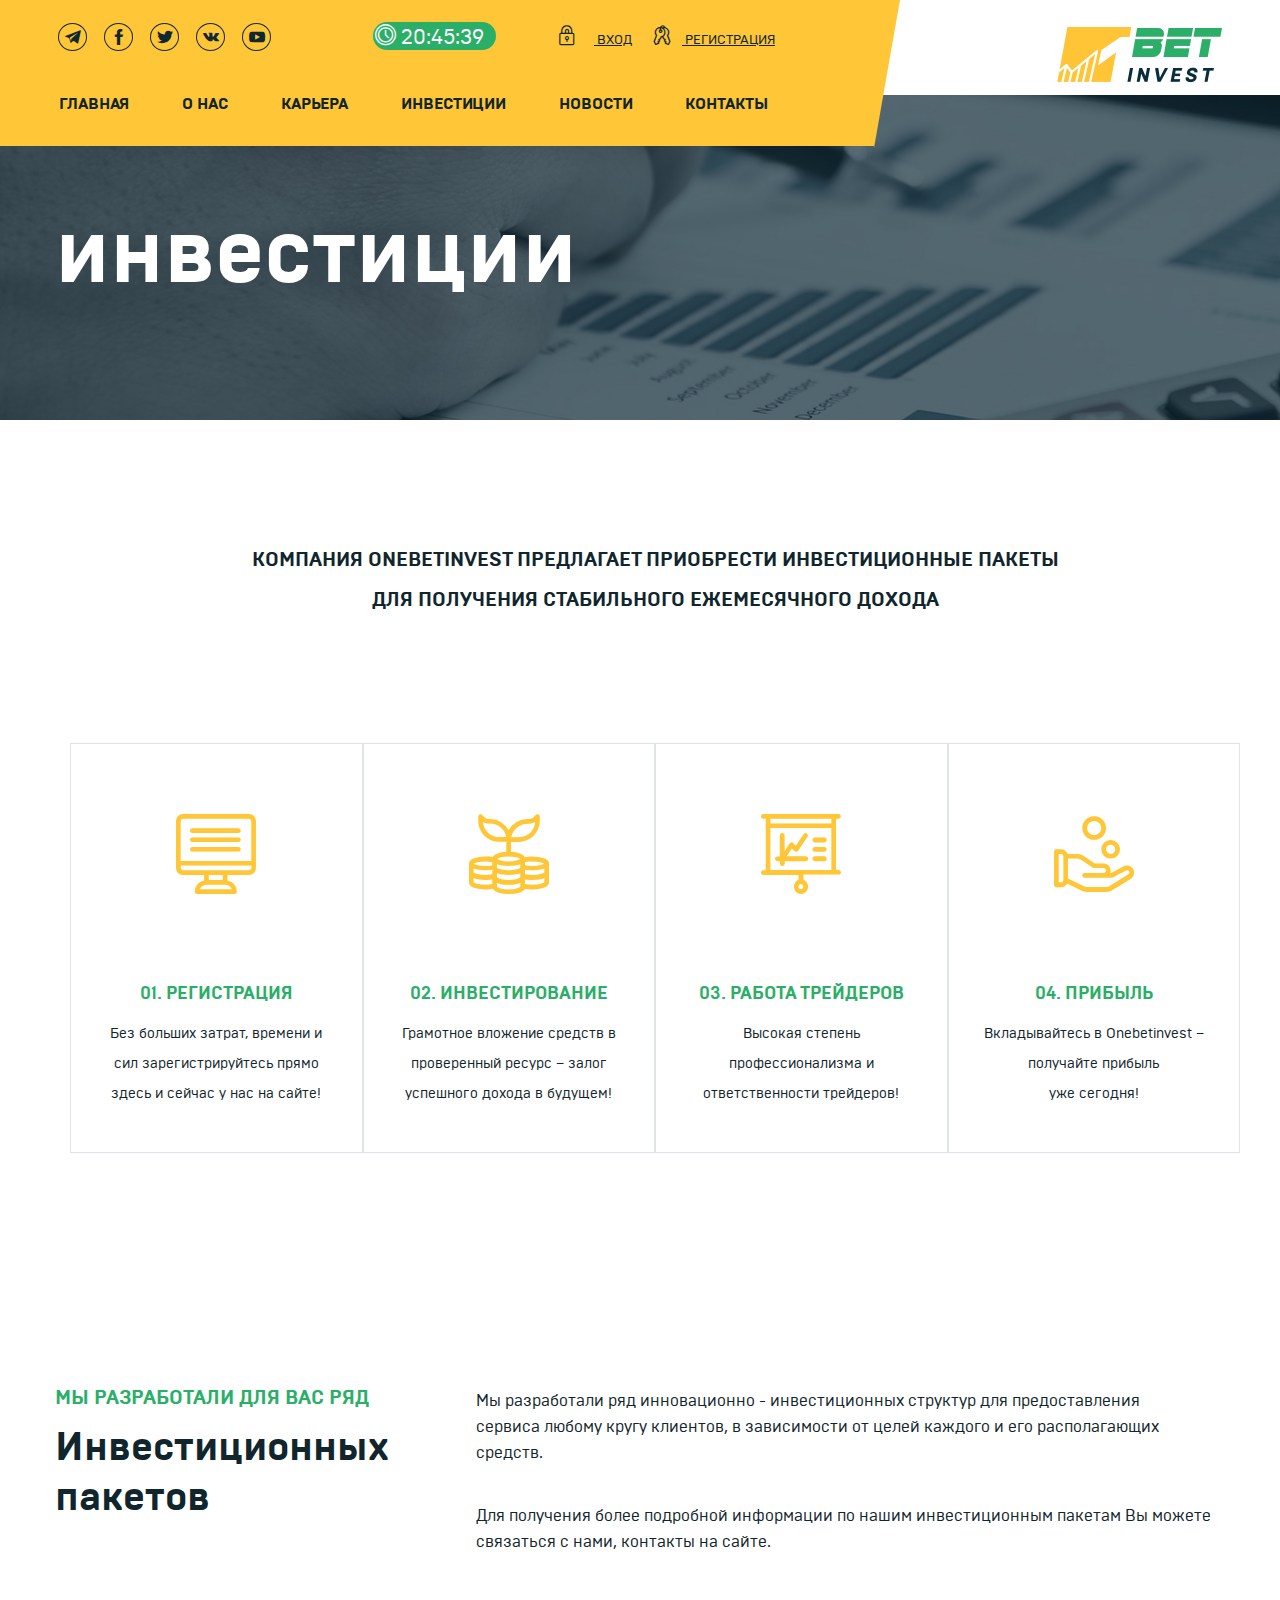
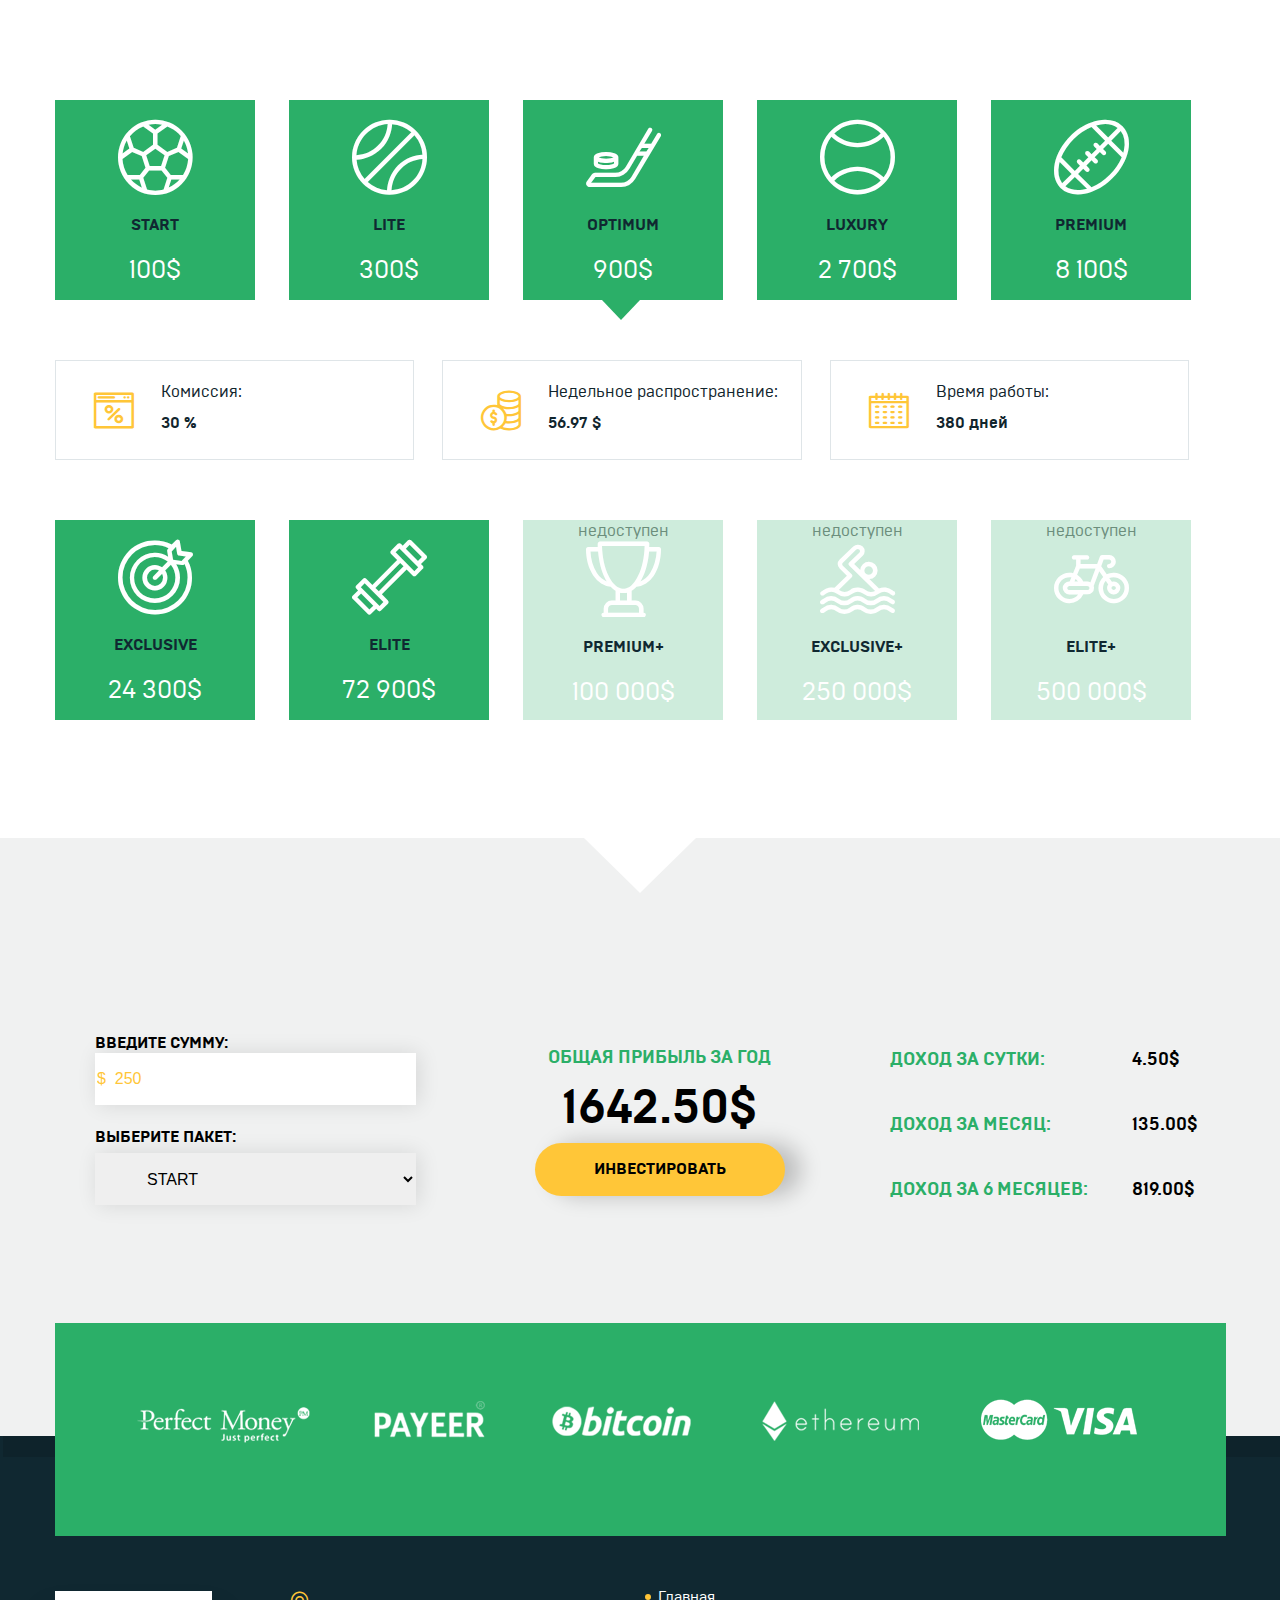
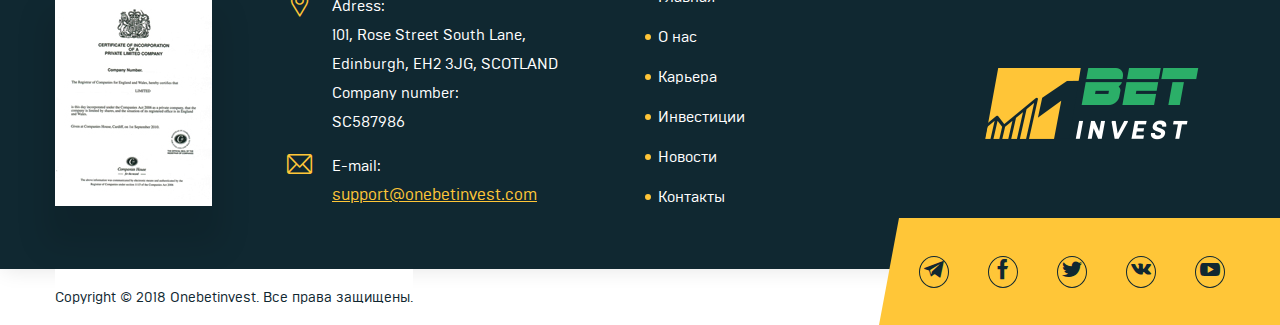
<file: investments.html>
<!DOCTYPE html>
<html lang="en">
<head>
    <meta charset="UTF-8">
    <title>Инвестиции</title>

    <link rel="stylesheet" href="fonts/stylesheet.css">
    <link rel="stylesheet" href="fonts/icomoon/style.css">
    <link rel="stylesheet" href="css/style.css">
    <link rel="stylesheet" href="css/responsive.css">
    <script type="text/javascript" src="js/jquery-3.3.1.min.js"></script>
    <script type="text/javascript" src="js/script.js"></script>
</head>
<body>
<header>
    <div class="container">
        <div class="topLine">
            <div class="socItem">
                <div class="point">
                    <ul>
                        <li><a href="#"><span class="icon-Mail"></span></a></li>
                        <li><a href="#"><span class="icon-FaceBook"></span></a></li>
                        <li><a href="#"><span class="icon-Twitter"></span></a></li>
                        <li><a href="#"><span class="icon-VK"></span></a></li>
                        <li><a href="#"><span class="icon-YouTube"></span></a></li>
                    </ul>
                </div>
            </div>
            <div class="time">
                <div class="point" style="background-color: #2baf68">
                    <span class="icon-time"></span>
                    <span>20:45:39</span>
                </div>
            </div>
            <div class="logReg">
                <div class="point">
                    <a href="#"><span class="icon-lock"></span><span class="one"> ВХОД</span></a>
                    <a href="#"><span class="icon-keys"></span><span class="one"> РЕГИСТРАЦИЯ</span></a>
                </div>
            </div>
            <div class="infoItem">
                    <ul>
                        <li><a href="#">Главная</a></li>
                        <li><a href="#">О нас</a></li>
                        <li><a href="#">Карьера</a></li>
                        <li><a href="#">Инвестиции</a></li>
                        <li><a href="#">Новости</a></li>
                        <li><a href="#">Контакты</a></li>
                    </ul>
            </div>
        </div>
        <div class="logo invisLink">
            <img src="img/png/logo.png" alt="logo">
            <a href="main.html">Главная</a>
        </div>
    </div>
</header>
<div class="content">
    <div class="titInvest" style="background-image: url(img/jpg/field5.jpg)">
        <div class="container">
            <div class="title">
                <span>инвестиции</span>
            </div>
        </div>
    </div>
    <div class="packet clear">
        <div class="container">
            <div class="infoSteps clear" style="background-color: #ffffff">
                <div class="container">
                    <div class="tumbNail">
                        <p>Компания Onebetinvest предлагает приобрести инвестиционные пакеты<br>
                            для получения стабильного ежемесячного дохода</p>
                    </div>
                        <div class="item">
                            <div class="image"><span class="icon-screen"></span></div>
                            <span class="one">01.<span class="two"> Регистрация</span></span>
                            <p class="textLight">Без больших затрат, времени и<br>
                                сил зарегистрируйтесь прямо<br>здесь и сейчас у нас на сайте!</p>
                        </div>
                        <div class="item">
                            <div class="image"><span class="icon-coins"></span></div>
                            <span class="one">02.<span class="two"> Инвестирование</span></span>
                            <p class="textLight">Грамотное вложение средств в<br>
                                проверенный ресурс – залог<br>успешного дохода в будущем!</p>
                        </div>
                        <div class="item">
                            <div class="image"><span class="icon-graph"></span></div>
                            <span class="one">03.<span class="two"> Работа трейдеров</span></span>
                            <p class="textLight">Высокая степень<br>профессионализма и<br>
                                ответственности трейдеров!</p>
                        </div>
                        <div class="item">
                            <div class="image"><span class="icon-hand"></span></div>
                            <span class="one">04.<span class="two"> Прибыль</span></span>
                            <p class="textLight">Вкладывайтесь в Onebetinvest –<br>
                                получайте прибыль<br>уже сегодня!</p>
                        </div>
                </div>
            </div>
            <div class="middle clear">
                <div class="title clear">
                    <span>Мы разработали для вас ряд</span>
                    <h3>Инвестиционных пакетов</h3>
                </div>
                <div class="text clear">
                    <p class="textOne">Мы разработали ряд инновационно - инвестиционных структур для предоставления<br>
                        сервиса любому кругу клиентов, в зависимости от целей каждого и его располагающих<br>средств.
                    </p>
                    <p class="textTwo">Для получения более подробной информации по нашим инвестиционным пакетам
                        Вы можете связаться с нами, контакты на сайте.</p>
                </div>
            </div>
            <div class="down clear">
                <div class="packOne">
                    <ul>
                        <li>
                            <div class="point">
                                <div class="item">
                                    <span class="icon-ball"></span><br>
                                    <span class="black">START</span><br>
                                    <span>100$</span>
                                </div>
                                <input type="radio" name="pack" id="start">
                                <label for="start"></label>
                            </div>
                        </li>
                        <li>
                            <div class="point">
                                <div class="item">
                                    <span class="icon-basketball"></span><br>
                                    <span class="black">LITE</span><br>
                                    <span>300$</span>
                                </div>
                                <input type="radio" name="pack" id="lite">
                                <label for="lite"></label>
                            </div>
                        </li>
                        <li>
                            <div class="psev">
                            <div class="point">
                                <div class="item">
                                    <span class="icon-hockey"></span><br>
                                    <span class="black">OPTIMUM</span><br>
                                    <span>900$</span>
                                </div>
                                <input type="radio" name="pack" id="optimum">
                                <label for="optimum"></label>
                            </div>
                            </div>
                        </li>
                        <li>
                            <div class="point">
                                <div class="item">
                                    <span class="icon-tennis"></span><br>
                                    <span class="black">LUXURY</span><br>
                                    <span>2 700$</span>
                                </div>
                                <input type="radio" name="pack" id="luxury">
                                <label for="luxury"></label>
                            </div>
                        </li>
                        <li>
                            <div class="point">
                                <div class="item">
                                    <span class="icon-rugby"></span><br>
                                    <span class="black">PREMIUM</span><br>
                                    <span>8 100$</span>
                                </div>
                                <input type="radio" name="pack" id="premium">
                                <label for="premium"></label>
                            </div>
                        </li>
                    </ul>
                </div>
            </div>
            <div class="info clear">
                <div class="points">
                <div class="item3">
                    <span class="icon-rate"></span>
                    <div class="icons">
                        <span class="one">Комиссия:<br><span class="two">30 %</span></span></div>
                </div>
                <div class="item3"><span class="icon-money"></span>
                    <div class="icons">
                        <span class="one">Недельное распространение:<br><span class="two">56.97 $</span></span></div>
                </div>

                <div class="item3"><span class="icon-calendar"></span>
                    <div class="icons">
                        <span class="one">Время работы:<br><span class="two">380 дней</span></span></div>
                </div>
                </div>
            </div>
            <div class="packTwo clear"><span></span>
                <ul>
                    <li>
                        <div class="point">
                            <div class="item">
                                <span class="icon-target"></span><br>
                                <span class="black">EXCLUSIVE</span><br>
                                <span>24 300$</span>
                            </div>
                            <input type="radio" name="pack" id="exclusive">
                            <label for="exclusive"></label>
                        </div>
                    </li>
                    <li>
                        <div class="point">
                            <div class="item">
                                <span class="icon-dumbbell"></span><br>
                                <span class="black">elite</span><br>
                                <span>72 900$</span>
                            </div>
                            <input type="radio" name="pack" id="elite">
                            <label for="elite"></label>
                        </div>
                    </li>
                    <li>
                        <div class="point2">
                            <div class="item2"><span class="one">недоступен</span><br>
                                <span class="icon-cup"></span><br>
                                <span class="black">PREMIUM+</span><br>
                                <span>100 000$</span>
                            </div>
                            <input type="radio" name="pack" id="premium+">
                            <label for="premium+"></label>
                        </div>
                    </li>
                    <li>
                        <div class="point2">
                            <div class="item2"><span class="one">недоступен</span><br>
                                <span class="icon-swim"></span><br>
                                <span class="black">EXCLUSIVE+</span><br>
                                <span>250 000$</span>
                            </div>
                            <input type="radio" name="pack" id="exclusive+">
                            <label for="exclusive+"></label>
                        </div>
                    </li>
                    <li>
                        <div class="point2">
                            <div class="item2"><span class="one">недоступен</span><br>
                                <span class="icon-bike"></span><br>
                                <span class="black">ELITE+</span><br>
                                <span>500 000$</span>
                            </div>
                            <input type="radio" name="pack" id="elite+">
                            <label for="elite+"></label>
                        </div>
                    </li>
                </ul>
            </div>
        </div>
        <div class="calcul" style="background-color: #f0f1f1">
            <div class="container">
                <div class="left">
                    <div class="inputDark">
                        <label for="inputSumma:">Введите сумму:</label>
                        <input type="text" name="Введите сумму:" id="inputSumma:" placeholder="$  250">
                    </div>
                    <div class="selectDark">
                        <label for="choiPack">Выберите пакет:</label>
                        <select name="Выберите пакет:" id="choiPack">
                            <option value="Pack 1">START</option>
                            <option value="Pack 2">LUXURY</option>
                            <option value="Pack 3">LITE</option>
                            <option value="Pack 4">PREMIUM</option>
                            <option value="Pack 5">OPTIMUM</option>
                            <option value="Pack 6">EXCLUSIVE</option>
                        </select>
                    </div>
                </div>
                <div class="center">
                    <span class="pay">общая прибыль за год</span>
                    <span class="summa">1642.50$</span><br>
                    <div class="btnYellow">
                    <a href="#" style="background-color: #ffc638;">инвестировать</a>
                    </div>
                </div>
                <ul class="right">
                    <li>
                        <span class="one">Доход за сутки:</span><span class="two">4.50$</span>
                    </li>
                    <li>
                        <span class="one">Доход за Месяц:</span><span class="two">135.00$</span>
                    </li>
                    <li>
                        <span class="one">Доход за 6 Месяцев:</span><span class="two">819.00$</span>
                    </li>
                </ul>
                <div class="choise">
                    <div class="container">
                        <div class="partners" style="background-color: #2baf68">
                            <ul>
                                <li><img src="img/png/partner1.png" alt="par1"></li>
                                <li><img src="img/png/partner2.png" alt="par2"></li>
                                <li><img src="img/png/partner3.png" alt="par3"></li>
                                <li><img src="img/png/partner4.png" alt="par4"></li>
                                <li><img src="img/png/partner5.png" alt="par5"></li>
                            </ul>
                        </div>
                    </div>
                </div>
            </div>
        </div>
    </div>
</div>
<Footer>
    <div class="container">
        <div class="wrap">
            <div class="paper">
                <img src="img/jpg/sertificate.jpg" alt="pap">
            </div>
            <div class="contacts">
                <div class="adress">
                    <div class="icons">
                        <span class="icon-point"></span>
                    </div>
                    <p>Adress:<br>101, Rose Street South Lane,<br>Edinburgh,
                        EH2 3JG, SCOTLAND<br>Company number:<br>SC587986</p>
                </div>
                <div class="email">
                    <div class="icons1">
                        <span class="icon-envelope"></span>
                    </div>
                    <div class="post">
                        <span>E-mail:</span><br>
                        <a href="#">support@onebetinvest.com</a>
                    </div>
                </div>
            </div>
            <div class="infoItem">
                <ul>
                    <li>
                        <a href="#">Главная</a>
                    </li>
                    <li>
                        <a href="#">О нас</a>

                    </li>
                    <li>
                        <a href="#">Карьера</a>
                    </li>
                    <li>
                        <a href="#">Инвестиции</a>
                    </li>
                    <li>
                        <a href="#">Новости</a>
                    </li>
                    <li>
                        <a href="#">Контакты</a>
                    </li>
                </ul>
            </div>
            <div class="logo invisLink">
                <img src="img/png/logoLight.png" alt="logo">
                <a href="main.html">Главная</a>
            </div>
        </div>
        <div class="soc clear">
            <ul class="socItem" style="background-color: #ffc638">
                <li><a href="#"><span class="icon-Mail"></span></a></li>
                <li><a href="#"><span class="icon-FaceBook"></span></a></li>
                <li><a href="#"><span class="icon-Twitter"></span></a></li>
                <li><a href="#"><span class="icon-VK"></span></a></li>
                <li><a href="#"><span class="icon-YouTube"></span></a>
            </ul>
        </div>
        <div class="copyright">
            <span>Copyright © 2018 Onebetinvest.  Все права защищены.</span>
        </div>
    </div>
</Footer>
</body>
</html>
</file>
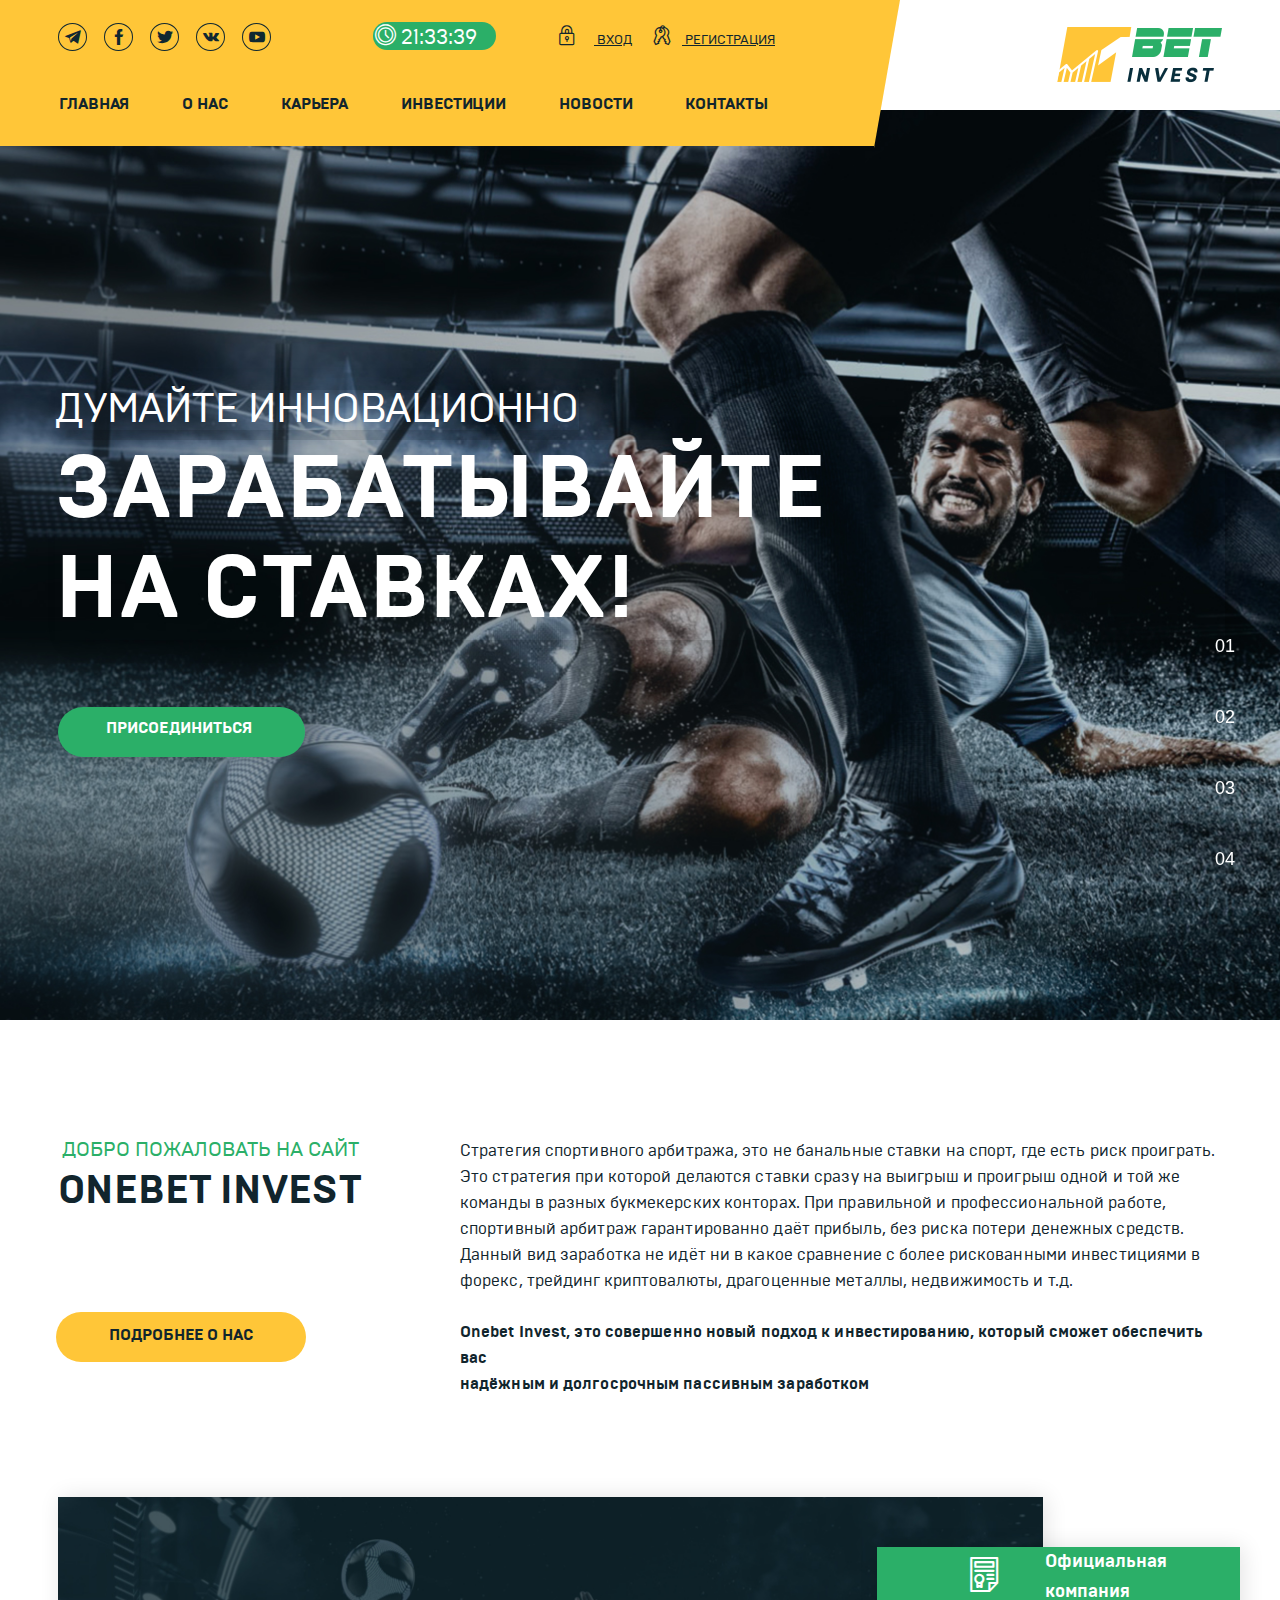
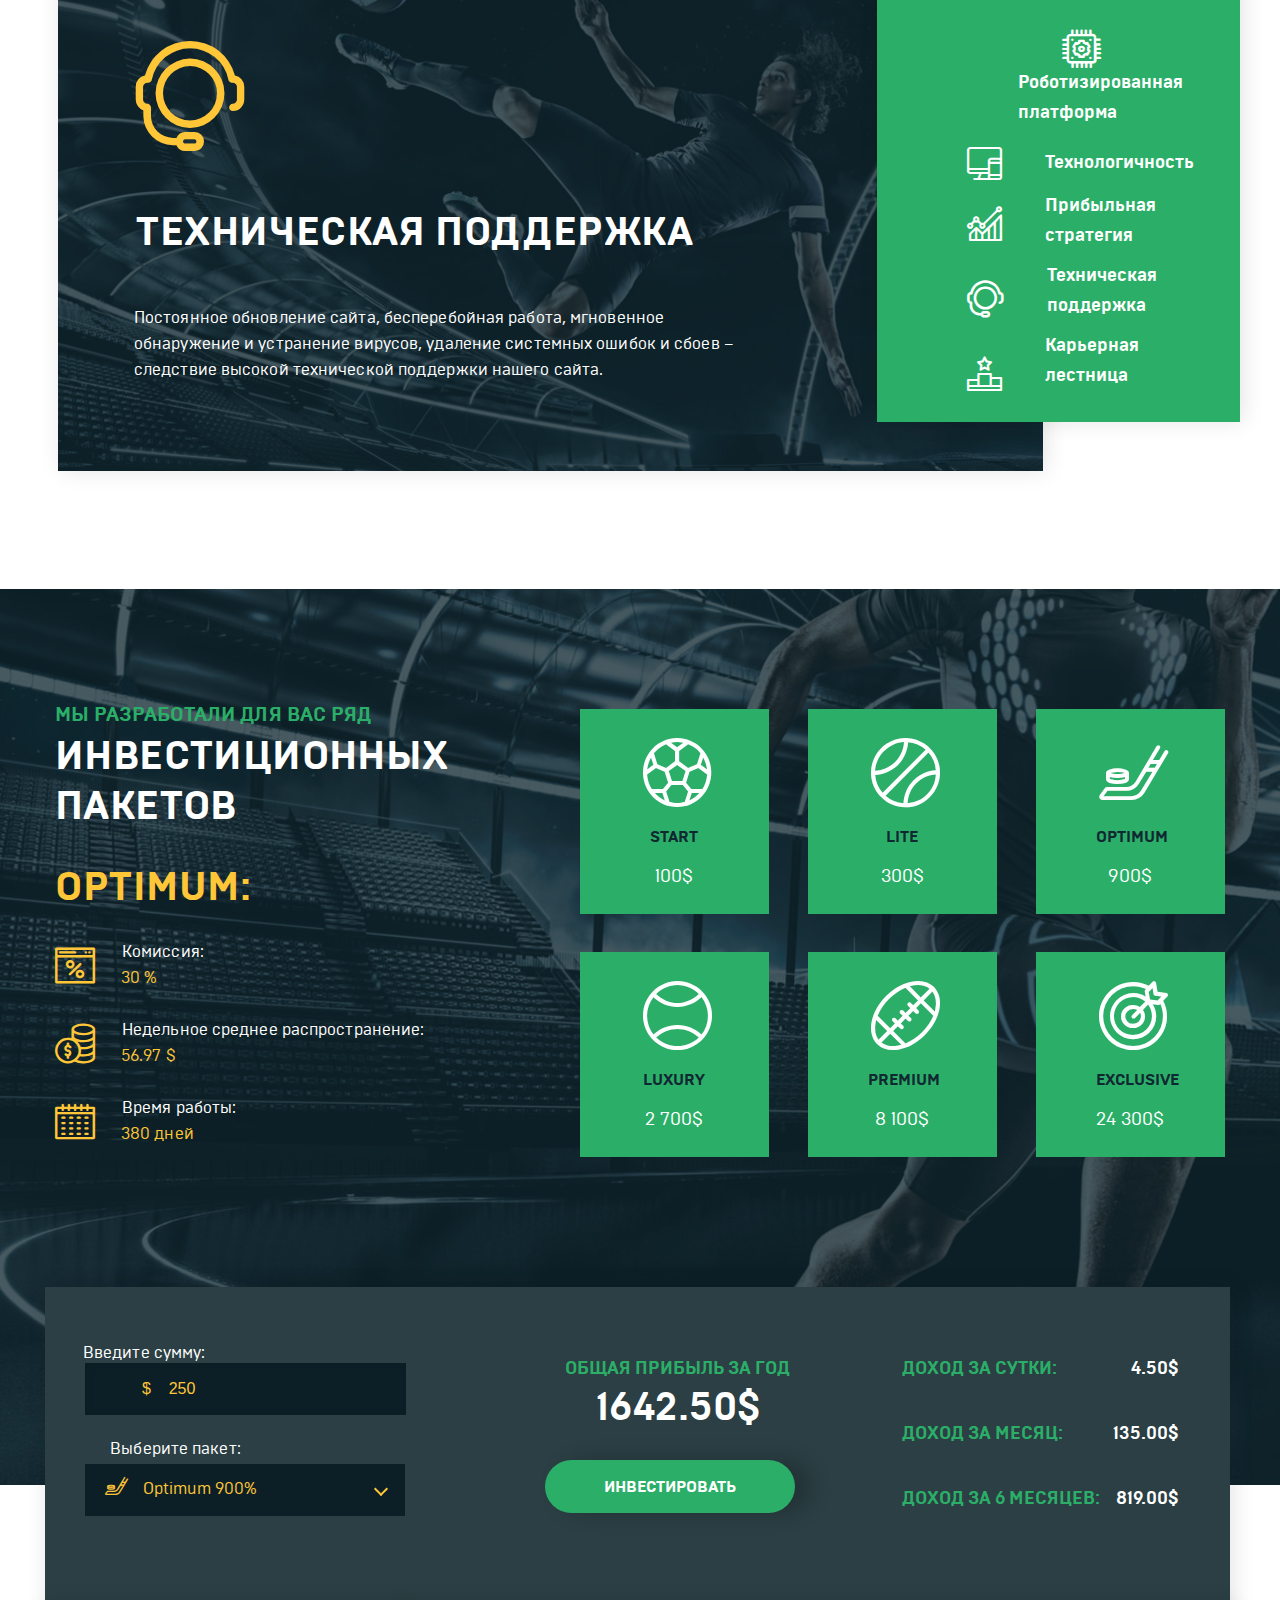
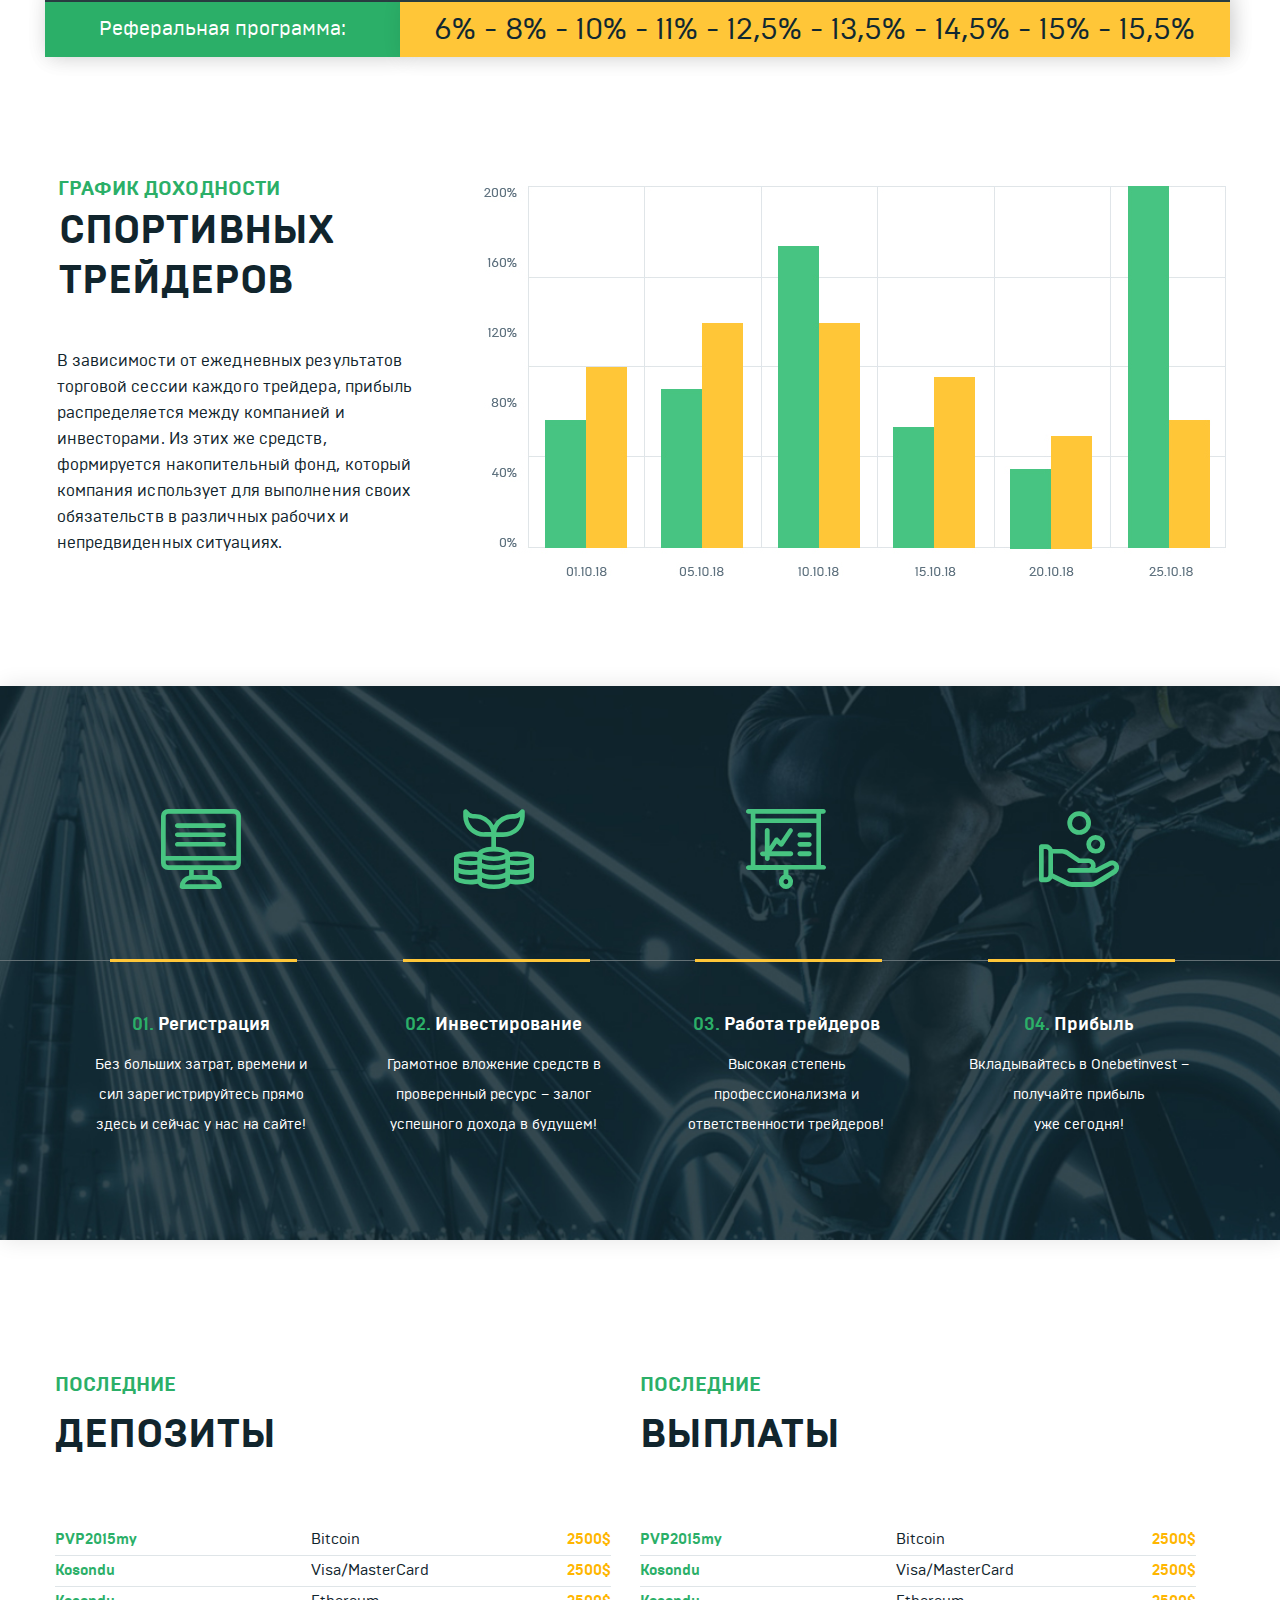
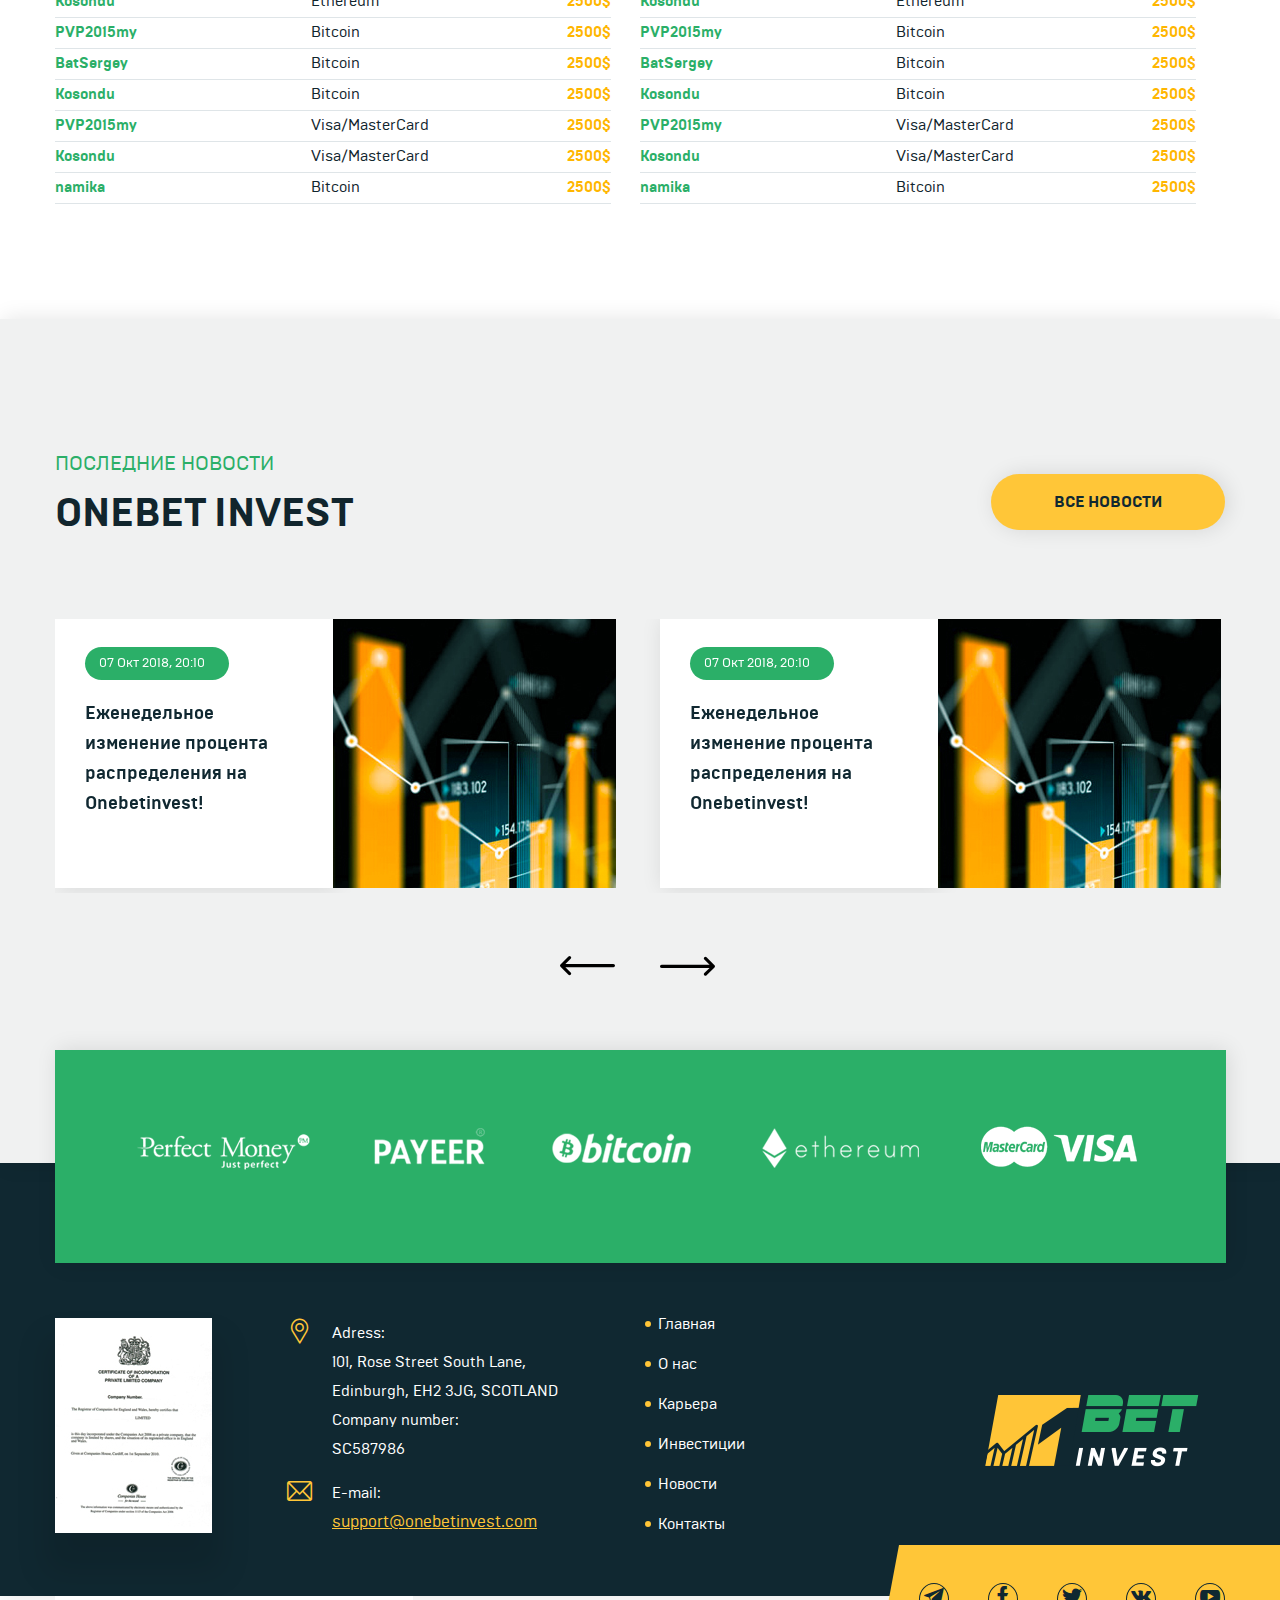
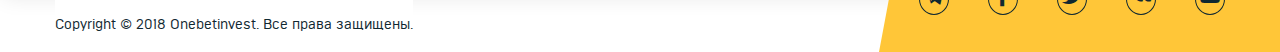
<file: main.html>
<!DOCTYPE html>
<html lang="en">
<head>
    <meta charset="UTF-8">
    <meta name="viewport" content="width=device-width, initial-scale=1.0">
    <title>Главная</title>

    <link rel="stylesheet" href="fonts/stylesheet.css">
    <link rel="stylesheet" href="fonts/icomoon/style.css">
    <link rel="stylesheet" href="css/owl.carousel.min.css">
    <link rel="stylesheet" href="css/selectric.css">
    <link rel="stylesheet" href="css/jquery-ui.min.css">
    <link rel="stylesheet" href="css/style.css">
    <link rel="stylesheet" href="css/responsive.css">
    <script type="text/javascript" src="js/jquery-3.3.1.min.js"></script>
    <script type="text/javascript" src="js/owl.carousel.min.js"></script>
    <script type="text/javascript" src="js/jquery.selectric.min.js"></script>
    <script type="text/javascript" src="js/jquery-ui.min.js"></script>
    <script type="text/javascript" src="js/script.js"></script>
</head>
<bodyWrap>
<header>
    <div class="container">
        <div class="topLine">
            <div class="socItem">
                <div class="point">
                    <ul>
                        <li><a href="#"><span class="icon-Mail"></span></a></li>
                        <li><a href="#"><span class="icon-FaceBook"></span></a></li>
                        <li><a href="#"><span class="icon-Twitter"></span></a></li>
                        <li><a href="#"><span class="icon-VK"></span></a></li>
                        <li><a href="#"><span class="icon-YouTube"></span></a>
                        </li>
                    </ul>
                </div>
            </div>
            <div class="time">
                <div class="point" style="background-color: #2baf68">
                    <span class="icon-time"></span>
                    <span class="period" id="period">20:45:39</span>
                </div>
            </div>
            <div class="logReg">
                <div class="point">
                    <a href="#"><span class="icon-lock"></span><span class="one"> ВХОД</span></a>
                    <a href="#"><span class="icon-keys"></span><span class="one"> РЕГИСТРАЦИЯ</span></a>
                </div>
            </div>
            <div class="infoItem">
                <ul>
                    <li><a href="#">Главная</a></li>
                    <li><a href="#">О нас</a></li>
                    <li><a href="#">Карьера</a></li>
                    <li><a href="#">Инвестиции</a></li>
                    <li><a href="#">Новости</a></li>
                    <li><a href="#">Контакты</a></li>
                </ul>
            </div>
        </div>
        <div class="logo invisLink">
            <img src="img/png/logo.png" alt="logo">
            <a href="main.html">Главная</a>
        </div>
    </div>
</header>
<div class="content">
    <div class="banner">
        <div class="ban owl-carousel">
            <div class="item" style="background-image: url(img/jpg/field1.jpg);">
                <div class="container">
                    <div class="titleLight">
                        <span>ДУМАЙТЕ ИННОВАЦИОННО</span>
                        <h2>ЗАРАБАТЫВАЙТЕ<br>НА ставках!</h2>
                    </div>
                    <div class="btnGreen">
                        <a href="#"><span>ПРИСОЕДИНИТЬСЯ</span></a>
                    </div>
                </div>
            </div>
            <div class="item" style="background-image: url(img/jpg/field1.jpg);">
                <div class="container">
                    <div class="titleLight">
                        <span>ДУМАЙТЕ ИННОВАЦИОННО</span>
                        <h2>ЗАРАБАТЫВАЙТЕ<br>НА ставках!</h2>
                    </div>
                    <div class="btnGreen">
                        <a href="#"><span>ПРИСОЕДИНИТЬСЯ</span></a>
                    </div>
                </div>
            </div>
            <div class="item" style="background-image: url(img/jpg/field1.jpg);">
                <div class="container">
                    <div class="titleLight">
                        <span>ДУМАЙТЕ ИННОВАЦИОННО</span>
                        <h2>ЗАРАБАТЫВАЙТЕ<br>НА ставках!</h2>
                    </div>
                    <div class="btnGreen">
                        <a href="#"><span>ПРИСОЕДИНИТЬСЯ</span></a>
                    </div>
                </div>
            </div>
            <div class="item" style="background-image: url(img/jpg/field1.jpg);">
                <div class="container">
                    <div class="titleLight">
                        <span>ДУМАЙТЕ ИННОВАЦИОННО</span>
                        <h2>ЗАРАБАТЫВАЙТЕ<br>НА ставках!</h2>
                    </div>
                    <div class="btnGreen">
                        <a href="#"><span>ПРИСОЕДИНИТЬСЯ</span></a>
                    </div>
                </div>
            </div>
        </div>
        <div class="dots">
            <button>01</button>
            <button>02</button>
            <button>03</button>
            <button>04</button>
        </div>
    </div>
    <div class="portfolio" style="background-color: #ffffff">
        <div class="container">
            <div class="info clear">
                <div class="descrip">
                    <div class="titleDark">
                        <span>добро пожаловать на сайт</span>
                        <h1>Onebet invest</h1>
                    </div>
                    <div class="btnYellow">
                        <a href="#"><span>ПОДРОБНЕЕ О НАС</span></a>
                    </div>
                </div>
                <div class="text">
                    <p class="textDark">Стратегия спортивного арбитража, это не банальные ставки на спорт,
                        где есть риск проиграть.<br>Это стратегия при которой делаются ставки
                        сразу на выигрыш и проигрыш одной и той же<br>команды в разных
                        букмекерских конторах. При правильной и профессиональной работе,<br>
                        спортивный арбитраж гарантированно даёт прибыль, без риска потери
                        денежных средств.<br> Данный вид заработка не идёт ни в какое сравнение
                        с более рискованными инвестициями в<br>форекс, трейдинг криптовалюты,
                        драгоценные металлы, недвижимость и т.д.</p>
                    <p class="tumbNail">Onebet Invest, это совершенно новый подход к инвестированию, который
                        сможет обеспечить вас<br>надёжным и долгосрочным пассивным заработком</p>
                </div>
            </div>
            <div class="container">
                <div class="advantages">
                    <div class="support" style="background-image: url(img/jpg/field2.jpg)">
                        <div class="item">
                            <span class="icon-head call"></span>
                        </div>
                        <div class="tecSup">
                            <span>Техническая поддержка</span>
                        </div>
                        <p class="textLight">Постоянное обновление сайта, бесперебойная работа, мгновенное<br>
                            обнаружение и устранение вирусов, удаление системных ошибок и
                            сбоев –<br>следствие высокой технической поддержки нашего сайта.</p>
                    </div>
                    <div class="catalog" id="tabs">
                        <ul class="tabs">
                            <li>
                                <a href="#" class="line"><span class="icon-paper"></span>
                                    <span class="one">Официальная<br>компания</span></a>
                            </li>
                            <li>
                                <a href="#" class="line"><span class="icon-scheme"></span>
                                    <span class="one">Роботизированная<br>платформа</span></a>
                            </li>
                            <li>

                                <a href="#" class="line"><span class="icon-field"></span>
                                    <span class="two">Технологичность</span></a>
                            </li>
                            <li>

                                <a href="#" class="line"><span class="icon-Growth"></span>
                                    <span class="one">Прибыльная<br>стратегия</span></a>
                            </li>
                            <li>

                                <a href="#" class="line"><span class="icon-head"></span>
                                    <span class="one">Техническая<br>поддержка</span></a>
                            </li>
                            <li>

                                <a href="#" class="line"><span class="icon-win"></span>
                                    <span class="one">Карьерная<br>лестница</span></a>
                            </li>
                        </ul>
                    </div>
                </div>
            </div>
        </div>
    </div>
    <div class="packages clear" style="background-image: url(img/jpg/field3.jpg)">
        <div class="container">
            <div class="wrapper clear">
                <div class="left">
                    <div class="title">
                        <span>Мы разработали для вас ряд</span>
                        <h1>Инвестиционных<br>пакетов</h1>
                    </div>
                    <div class="optimum">
                        <span>optimum:</span>
                    </div>
                    <div class="items">
                        <span class="icon-rate"></span>
                        <div class="text">
                            <span class="one">Комиссия:<br><span class="two">30 %</span></span>
                        </div>
                    </div>
                    <div class="items">
                        <span class="icon-money"></span>
                        <div class="text">
                            <span class="one">Недельное среднее распространение:<br><span
                                    class="two">56.97 $</span></span>
                        </div>
                    </div>
                    <div class="items">
                        <span class="icon-calendar"></span>
                        <div class="text">
                            <span class="one">Время работы:<br><span class="two">380 дней</span></span>
                        </div>
                    </div>
                </div>
                <div class="option">
                    <div class="planItem">
                        <div class="item">
                            <span class="icon-ball"></span><br>
                            <span class="black">START</span><br><span>100$</span>
                        </div>
                    </div>
                    <div class="planItem">
                        <div class="item">
                            <span class="icon-basketball"></span><br>
                            <span class="black">LITE</span><br><span>300$</span>
                        </div>
                    </div>
                    <div class="planItem">
                        <div class="item">
                            <span class="icon-hockey"></span><br>
                            <span class="black">OPTIMUM</span><br><span>900$</span>
                        </div>
                    </div>
                    <div class="planItem">
                        <div class="item">
                            <span class="icon-tennis"></span><br>
                            <span class="black">LUXURY</span><br><span>2 700$</span>
                        </div>
                    </div>
                    <div class="planItem">
                        <div class="item">
                            <span class="icon-rugby"></span><br>
                            <span class="black">PREMIUM</span><br><span>8 100$</span>
                        </div>
                    </div>
                    <div class="planItem">
                        <div class="item">
                            <span class="icon-target"></span><br>
                            <span class="black1">EXCLUSIVE</span><br>
                            <span>24 300$</span>
                        </div>
                    </div>
                    <!--<span class="icon-left"></span>-->
                    <!--<span class="icon-right"></span>-->
                </div>
            </div>
            <div class="calculation">
                <div class="left">
                    <div class="inputDark">
                        <label for="inputSum:">Введите сумму:</label>
                        <input type="text" name="Введите сумму:" id="inputSum:" placeholder="$    250">
                    </div>
                    <div class="selectDark selectBl">
                        <span class="icon-hockey"></span>
                        <label for="choisePack">Выберите пакет:</label>
                        <select name="Выберите пакет:" id="choisePack">
                            <option value="pack1">Optimum 900%</option>
                            <option value="pack2">Lite 300%</option>
                            <option value="pack3">Start 100%</option>
                            <option value="pack4">Luxury 2700%</option>
                            <option value="pack5">Premium 8100%</option>
                            <option value="pack6">Exclusive 24300%</option>
                        </select>
                    </div>
                </div>
                <div class="middle">
                    <span class="common">общая прибыль за год</span><br>
                    <span class="sum">1642.50$</span><br>
                    <div class="btnGreen">
                        <a href="#" style="background-color: #2baf68;">инвестировать</a>
                    </div>
                </div>
                <div class="right">
                    <ul>
                        <li>
                            <span class="one">Доход за сутки:</span><span class="two">4.50$</span>
                        </li>
                        <li>
                            <span class="one">Доход за Месяц:</span><span class="two">135.00$</span>
                        </li>
                        <li>
                            <span class="one">Доход за 6 Месяцев:</span><span class="two">819.00$</span>
                        </li>
                    </ul>
                </div>
                <div class="down">
                    <span class="refer">Реферальная программа:</span>
                    <span class="per">6% - 8% - 10% - 11% - 12,5% - 13,5% - 14,5% - 15% - 15,5%</span>
                </div>
            </div>
        </div>
    </div>
    <div class="results" style="background-color: #ffffff">
        <div class="container">
            <div class="infoProfit">
                <div class="titleDark">
                    <span>График доходности</span>
                    <h1>спортивных<br>трейдеров</h1>
                </div>
                <p class="textDark">В зависимости от ежедневных результатов<br>торговой сессии
                    каждого трейдера, прибыль<br>распределяется между компанией
                    и<br>инвесторами. Из этих же средств,<br>формируется
                    накопительный фонд, который<br>компания использует для выполнения
                    своих<br>обязательств в различных рабочих и<br>непредвиденных ситуациях.</p>
            </div>
            <div class="grafic" style="background-image: url(img/jpg/Graph.jpg)">
            </div>
        </div>
    </div>
    <div class="steps" style="background-image: url(img/jpg/field4.jpg)">
        <div class="psevdo">
        </div>
        <div class="container clear">
            <div class="item">
                <div class="image"><span class="icon-screen"></span></div>
                <span class="one">01.<span class="two"> Регистрация</span></span>
                <p class="textLight">Без больших затрат, времени и<br>
                    сил зарегистрируйтесь прямо<br>здесь и сейчас у нас на сайте!</p>
            </div>
            <div class="item">
                <div class="image"><span class="icon-coins"></span></div>
                <span class="one">02.<span class="two"> Инвестирование</span></span>
                <p class="textLight">Грамотное вложение средств в<br>
                    проверенный ресурс – залог<br>успешного дохода в будущем!</p>
            </div>
            <div class="item">
                <div class="image"><span class="icon-graph"></span></div>
                <span class="one">03.<span class="two"> Работа трейдеров</span></span>
                <p class="textLight">Высокая степень<br>профессионализма и<br>
                    ответственности трейдеров!</p>
            </div>
            <div class="item">
                <div class="image"><span class="icon-hand"></span></div>
                <span class="one">04.<span class="two"> Прибыль</span></span>
                <p class="textLight">Вкладывайтесь в Onebetinvest –<br>
                    получайте прибыль<br>уже сегодня!</p>
            </div>
        </div>

    </div>
    <div class="statistic clear" style="background-color: #ffffff">
        <div class="container">
            <div class="wrip">
                <div class="first">
                    <div class="last">
                        <div class="titleDark">
                            <span>ПОСЛЕДНИЕ</span>
                            <h1>ДЕПОЗИТЫ</h1>
                        </div>
                        <div class="line">
                            <ul>
                                <li>
                                    <span class="one">PVP2015my</span>
                                    <span class="two">Bitcoin</span>
                                    <span class="three">2500$</span>
                                </li>
                                <li>
                                    <span class="one">Kosondu</span>
                                    <span class="two">Visa/MasterCard</span>
                                    <span class="three">2500$</span>
                                </li>
                                <li>
                                    <span class="one">Kosondu</span>
                                    <span class="two">Ethereum</span>
                                    <span class="three">2500$</span>
                                </li>
                                <li>
                                    <span class="one">PVP2015my</span>
                                    <span class="two">Bitcoin</span>
                                    <span class="three">2500$</span>
                                </li>
                                <li>
                                    <span class="one">BatSergey</span>
                                    <span class="two">Bitcoin</span>
                                    <span class="three">2500$</span>
                                </li>
                                <li>
                                    <span class="one">Kosondu</span>
                                    <span class="two">Bitcoin</span>
                                    <span class="three">2500$</span>
                                </li>
                                <li>
                                    <span class="one">PVP2015my</span>
                                    <span class="two">Visa/MasterCard</span>
                                    <span class="three">2500$</span>
                                </li>
                                <li>
                                    <span class="one">Kosondu</span>
                                    <span class="two">Visa/MasterCard</span>
                                    <span class="three">2500$</span>
                                </li>
                                <li>
                                    <span class="one">namika</span>
                                    <span class="two">Bitcoin</span>
                                    <span class="three">2500$</span>
                                </li>
                            </ul>
                        </div>
                    </div>
                </div>
                <div class="second">
                    <div class="last">
                        <div class="titleDark">
                            <span>ПОСЛЕДНИЕ</span>
                            <h1>ВЫПЛАТЫ</h1>
                        </div>
                        <div class="line">
                            <ul>
                                <li>
                                    <span class="one">PVP2015my</span>
                                    <span class="two">Bitcoin</span>
                                    <span class="three">2500$</span>
                                </li>
                                <li>
                                    <span class="one">Kosondu</span>
                                    <span class="two">Visa/MasterCard</span>
                                    <span class="three">2500$</span>
                                </li>
                                <li>
                                    <span class="one">Kosondu</span>
                                    <span class="two">Ethereum</span>
                                    <span class="three">2500$</span>
                                </li>
                                <li>
                                    <span class="one">PVP2015my</span>
                                    <span class="two">Bitcoin</span>
                                    <span class="three">2500$</span>
                                </li>
                                <li>
                                    <span class="one">BatSergey</span>
                                    <span class="two">Bitcoin</span>
                                    <span class="three">2500$</span>
                                </li>
                                <li>
                                    <span class="one">Kosondu</span>
                                    <span class="two">Bitcoin</span>
                                    <span class="three">2500$</span>
                                </li>
                                <li>
                                    <span class="one">PVP2015my</span>
                                    <span class="two">Visa/MasterCard</span>
                                    <span class="three">2500$</span>
                                </li>
                                <li>
                                    <span class="one">Kosondu</span>
                                    <span class="two">Visa/MasterCard</span>
                                    <span class="three">2500$</span>
                                </li>
                                <li>
                                    <span class="one">namika</span>
                                    <span class="two">Bitcoin</span>
                                    <span class="three">2500$</span>
                                </li>
                            </ul>
                        </div>
                    </div>
                </div>
            </div>
        </div>
    </div>
    <!--<div class="map clear">-->
    <!--<div class="container">-->
    <!--<iframe src="https://www.google.com/maps/embed?pb=!1m10!1m8!1m3!1d39235.61982862268!2d23.7293051!3d52.0756113!3m2!1i1024!2i768!4f13.1!5e0!3m2!1sru!2sby!4v1553136739589"-->
    <!--frameborder="0" style="border:0" allowfullscreen></iframe>-->
    <!--</div>-->
    <!--</div>-->
    <div class="news" style="background-color: #f0f1f1">
        <div class="container">
            <div class="allNews clear">
                <div class="titleDark">
                    <span>последние новости</span>
                    <h1>Onebet invest</h1>
                </div>
                <div class="btnYellow">
                    <a href="#" style="background-color: #ffc638;">все новости</a>
                </div>
            </div>
                <div class="perPay owl-carousel">
                    <div class="first">
                        <div class="payDoub">
                            <span class="one">07 Окт 2018, 20:10</span><br>
                            <span class="two">Еженедельное<br>изменение процента<br>распределения на<br>Onebetinvest!</span>
                        </div>
                        <div class="image">
                            <img src="img/jpg/procents.jpg" alt="ic1">
                        </div>
                    </div>
                    <div class="first">
                        <div class="payDoub">
                            <span class="one">07 Окт 2018, 20:10</span><br>
                            <span class="two">Еженедельное<br>изменение процента<br>распределения на<br>Onebetinvest!</span>
                        </div>
                        <div class="image">
                            <img src="img/jpg/procents.jpg" alt="ic1">
                        </div>
                    </div>
                    <div class="second">
                        <div class="payDoub">
                            <span class="one">05 Окт 2018, 20:10</span><br>
                            <span class="two">Платежные системы<br>Visa / MasterCard<br>доступны для<br>покупки пакетов!</span>
                        </div>
                        <div class="image">
                            <img src="img/jpg/cards.jpg" alt="ic2">
                        </div>
                    </div>
                    <div class="second">
                        <div class="payDoub">
                            <span class="one">05 Окт 2018, 20:10</span><br>
                            <span class="two">Платежные системы<br>Visa / MasterCard<br>доступны для<br>покупки пакетов!</span>
                        </div>
                        <div class="image">
                            <img src="img/jpg/cards.jpg" alt="ic2">
                        </div>
                    </div>
                </div>
            <div class="friends">
                <div class="partners" style="background-color: #2baf68">
                    <ul>
                        <li><img src="img/png/partner1.png" alt="par1"></li>
                        <li><img src="img/png/partner2.png" alt="par2"></li>
                        <li><img src="img/png/partner3.png" alt="par3"></li>
                        <li><img src="img/png/partner4.png" alt="par4"></li>
                        <li><img src="img/png/partner5.png" alt="par5"></li>
                    </ul>
                </div>
            </div>
        </div>
    </div>
</div>
<Footer>
    <div class="container">
        <div class="wrap">
            <div class="paper">
                <img src="img/jpg/sertificate.jpg" alt="pap">
            </div>
            <div class="contacts">
                <div class="adress">
                    <div class="icons">
                        <span class="icon-point"></span>
                    </div>
                    <p>Adress:<br>101, Rose Street South Lane,<br>Edinburgh,
                        EH2 3JG, SCOTLAND<br>Company number:<br>SC587986</p>
                </div>
                <div class="email">
                    <div class="icons1">
                        <span class="icon-envelope"></span>
                    </div>
                    <div class="post">
                        <span>E-mail:</span><br>
                        <a href="#" class="link1">support@onebetinvest.com </a>
                    </div>
                </div>
            </div>
            <div class="infoItem">
                <ul>
                    <li>
                        <a href="#">Главная</a>
                    </li>
                    <li>
                        <a href="#">О нас</a>

                    </li>
                    <li>
                        <a href="#">Карьера</a>
                    </li>
                    <li>
                        <a href="#">Инвестиции</a>
                    </li>
                    <li>
                        <a href="#">Новости</a>
                    </li>
                    <li>
                        <a href="#">Контакты</a>
                    </li>
                </ul>
            </div>
            <div class="logo invisLink">
                <img src="img/png/logoLight.png" alt="logo">
                <a href="main.html">Главная</a>
            </div>
        </div>
        <div class="soc clear">
            <ul class="socItem" style="background-color: #ffc638">
                <li><a href="#"><span class="icon-Mail"></span></a></li>
                <li><a href="#"><span class="icon-FaceBook"></span></a></li>
                <li><a href="#"><span class="icon-Twitter"></span></a></li>
                <li><a href="#"><span class="icon-VK"></span></a></li>
                <li><a href="#"><span class="icon-YouTube"></span></a>
            </ul>
        </div>
        <div class="copyright">
            <span>Copyright © 2018 Onebetinvest.  Все права защищены.</span>
        </div>
    </div>
</Footer>
</bodyWrap>
</html>
</file>
<file: fonts/stylesheet.css>
@font-face {
    font-family: 'Brutal Type';
    src: url('BrutalType.eot');
    src: url('BrutalType.eot?#iefix') format('embedded-opentype'),
        url('BrutalType.woff') format('woff'),
        url('BrutalType.ttf') format('truetype'),
        url('BrutalType.svg#BrutalType') format('svg');
    font-weight: normal;
    font-style: normal;
}

@font-face {
    font-family: 'Brutal Type';
    src: url('BrutalType-Bold.eot');
    src: url('BrutalType-Bold.eot?#iefix') format('embedded-opentype'),
        url('BrutalType-Bold.woff') format('woff'),
        url('BrutalType-Bold.ttf') format('truetype'),
        url('BrutalType-Bold.svg#BrutalType-Bold') format('svg');
    font-weight: bold;
    font-style: normal;
}

@font-face {
    font-family: 'Brutal Type';
    src: url('BrutalType-Light.eot');
    src: url('BrutalType-Light.eot?#iefix') format('embedded-opentype'),
        url('BrutalType-Light.woff') format('woff'),
        url('BrutalType-Light.ttf') format('truetype'),
        url('BrutalType-Light.svg#BrutalType-Light') format('svg');
    font-weight: 300;
    font-style: normal;
}

@font-face {
    font-family: 'Brutal Type';
    src: url('BrutalType-Medium.eot');
    src: url('BrutalType-Medium.eot?#iefix') format('embedded-opentype'),
        url('BrutalType-Medium.woff') format('woff'),
        url('BrutalType-Medium.ttf') format('truetype'),
        url('BrutalType-Medium.svg#BrutalType-Medium') format('svg');
    font-weight: 500;
    font-style: normal;
}

@font-face {
    font-family: 'BrutalType';
    src: url('BrutalType-Thin.eot');
    src: url('BrutalType-Thin.eot?#iefix') format('embedded-opentype'),
        url('BrutalType-Thin.woff') format('woff'),
        url('BrutalType-Thin.ttf') format('truetype'),
        url('BrutalType-Thin.svg#BrutalType-Thin') format('svg');
    font-weight: 100;
    font-style: normal;
}

@font-face {
    font-family: 'BrutalType';
    src: url('BrutalType-ExtraBold.eot');
    src: url('BrutalType-ExtraBold.eot?#iefix') format('embedded-opentype'),
        url('BrutalType-ExtraBold.woff') format('woff'),
        url('BrutalType-ExtraBold.ttf') format('truetype'),
        url('BrutalType-ExtraBold.svg#BrutalType-ExtraBold') format('svg');
    font-weight: 800;
    font-style: normal;
}

@font-face {
    font-family: 'BrutalType';
    src: url('BrutalType-ExtraLight.eot');
    src: url('BrutalType-ExtraLight.eot?#iefix') format('embedded-opentype'),
        url('BrutalType-ExtraLight.woff') format('woff'),
        url('BrutalType-ExtraLight.ttf') format('truetype'),
        url('BrutalType-ExtraLight.svg#BrutalType-ExtraLight') format('svg');
    font-weight: 200;
    font-style: normal;
}

@font-face {
    font-family: 'BrutalType';
    src: url('BrutalType-Black.eot');
    src: url('BrutalType-Black.eot?#iefix') format('embedded-opentype'),
        url('BrutalType-Black.woff') format('woff'),
        url('BrutalType-Black.ttf') format('truetype'),
        url('BrutalType-Black.svg#BrutalType-Black') format('svg');
    font-weight: 900;
    font-style: normal;
}
</file>
<file: fonts/icomoon/style.css>
@font-face {
  font-family: 'icomoon';
  src:  url('fonts/icomoon.eot?oyx3sx');
  src:  url('fonts/icomoon.eot?oyx3sx#iefix') format('embedded-opentype'),
    url('fonts/icomoon.ttf?oyx3sx') format('truetype'),
    url('fonts/icomoon.woff?oyx3sx') format('woff'),
    url('fonts/icomoon.svg?oyx3sx#icomoon') format('svg');
  font-weight: normal;
  font-style: normal;
}

[class^="icon-"], [class*=" icon-"] {
  /* use !important to prevent issues with browser extensions that change fonts */
  font-family: 'icomoon' !important;
  speak: none;
  font-style: normal;
  font-weight: normal;
  font-variant: normal;
  text-transform: none;
  line-height: 1;

  /* Better Font Rendering =========== */
  -webkit-font-smoothing: antialiased;
  -moz-osx-font-smoothing: grayscale;
}

.icon-win:before {
  content: "\e924";
}
.icon-time:before {
  content: "\e900";
}
.icon-lock:before {
  content: "\e901";
}
.icon-keys:before {
  content: "\e902";
}
.icon-paper:before {
  content: "\e903";
}
.icon-scheme:before {
  content: "\e904";
}
.icon-field:before {
  content: "\e905";
}
.icon-Growth:before {
  content: "\e906";
}
.icon-head:before {
  content: "\e907";
}
.icon-ball:before {
  content: "\e908";
}
.icon-basketball:before {
  content: "\e909";
}
.icon-hockey:before {
  content: "\e90a";
}
.icon-tennis:before {
  content: "\e90b";
}
.icon-rugby:before {
  content: "\e90c";
}
.icon-target:before {
  content: "\e90d";
}
.icon-dumbbell:before {
  content: "\e90e";
}
.icon-cup:before {
  content: "\e90f";
}
.icon-swim:before {
  content: "\e910";
}
.icon-bike:before {
  content: "\e911";
}
.icon-rate:before {
  content: "\e912";
}
.icon-money:before {
  content: "\e913";
}
.icon-calendar:before {
  content: "\e914";
}
.icon-usd:before {
  content: "\e915";
}
.icon-check:before {
  content: "\e916";
}
.icon-screen:before {
  content: "\e917";
}
.icon-coins:before {
  content: "\e918";
}
.icon-graph:before {
  content: "\e919";
}
.icon-hand:before {
  content: "\e91a";
}
.icon-right:before {
  content: "\e91b";
}
.icon-left:before {
  content: "\e91c";
}
.icon-point:before {
  content: "\e91d";
}
.icon-envelope:before {
  content: "\e91e";
}
.icon-Mail:before {
  content: "\e91f";
}
.icon-FaceBook:before {
  content: "\e920";
}
.icon-Twitter:before {
  content: "\e921";
}
.icon-VK:before {
  content: "\e922";
}
.icon-YouTube:before {
  content: "\e923";
}
</file>
<file: css/style.css>
* {
    box-sizing: border-box;
}

body {
    max-width: 1920px;
    margin: 0 auto;
    font-family: "Brutal Type";
}

h1, h2, h3, h4, h5, h6, p {
    margin: 0;
}

ul {
    margin: 0;
    padding: 0;
    list-style-type: none;
}

.container {
    width: 1200px;
    margin: 0 auto;
    padding: 0 15px;
}

.clear::after {
    content: "";
    display: block;
    clear: both;
}

.invisLink {
    position: relative;
    z-index: 1;
}

.invisLink > a {
    display: block;
    position: absolute;
    left: 0;
    top: 0;
    width: 100%;
    height: 100%;
    z-index: 7;
    overflow: hidden;
    text-indent: 200%;
    white-space: nowrap;
}

a,
button {
    -webkit-transition: all 0.3s;
    -moz-transition: all 0.3s;
    -ms-transition: all 0.3s;
    -o-transition: all 0.3s;
    transition: all 0.3s;
}

a:hover,
button:hover {
    opacity: 0.7;
}

.bodyWrap {
    overflow: hidden;
}

ПОЗИЦИОНИРОВАНИЕ БЛОКА HEADER

header {
    position: relative;
}

header::before {
    content: "";
    display: block;
    position: absolute;
    right: 50%;
    top: 0;
    margin-left: -960px;
    bottom: 0;
    width: 960px;
    height: 146px;
    background-color: #ffc638;
    box-shadow: 3px 0 21px 0 rgba(0, 0, 0, 0.11);
    z-index: 2;
}

.topLine {
    width: 70%;
    height: 146px;
    display: inline-block;
    background-color: #ffc638;
    padding-top: 16px;
}

.socItem .point li a span {
    display: block;
    border-radius: 50%;
    border: 1px solid #102831;
    line-height: 26px;
    width: 29px;
    vertical-align: center;
    margin-left: 3px;
    margin-top: 7px;
}

.topLine .socItem {
    display: inline-block;
    text-align: center;
}

.topLine .socItem li {
    display: inline-block;
}

.topLine .socItem li + li {
    margin-left: 10px;
}

.topLine .time {
    display: inline-block;
}

.time .point {
    display: block;
    border-radius: 23px;
}

.logReg {
    display: inline-block;
    padding-left: 51px;
}

.logReg .icon-lock {
    padding-right: 7px;
}

.logReg .icon-keys {
    padding-left: 10px;
}

.logReg .one {
    padding-left: 5px;
}

header .infoItem li {
    display: inline-block;
    padding-top: 27px;
    padding-left: 4px;
    letter-spacing: -0.1px;
    margin-right: 2px;
}

header .infoItem li + li {
    margin-left: 43px;
}

.logo {
    width: 30%;
    float: right;
    text-align: center;
    padding-top: 27px;
    margin-right: -90px;
}

/*ПОЗИЦИОНИРОВАНИЕ БЛОКА HEADER*/

.topLine {
    position: relative;
    z-index: 2;
}

.topLine::before {
    content: "";
    display: block;
    position: absolute;
    left: 100%;
    width: 0;
    height: 0;
    border-top: 148px solid #ffc638;
    border-right: 26px solid transparent;
    border-left: 0 solid transparent;
    top: 0;
}

header .socItem a {
    font-size: 16px;
    color: #102831;
    text-decoration: none;
}

header .time {
    font-size: 21px;
    line-height: 24px;
    width: 127px;
    height: 22px;
    color: #ffffff;
    margin-left: 94px;
    padding-left: 4px;
    padding-bottom: -9px;
}

.icon-time {
    display: inline-block;
    padding-top: 2px;
    padding-left: 2px;
}

header .logReg a {
    font-size: 20px;
    line-height: 36px;
    color: #11252d;
    text-decoration: none;
    padding-left: 6px;
}

header .logReg .one {
    font-size: 13px;
    line-height: 36px;
    color: #11252d;
    text-decoration: underline;
    margin-left: 5px;
}

header .infoItem a {
    font-size: 16px;
    line-height: 36px;
    color: #11252d;
    text-decoration: none;
    font-weight: 700;
    text-transform: uppercase;
}

header .infoItem a:visited {
    font-size: 16px;
    line-height: 36px;
    color: #11252d;
    text-decoration: none;
    font-weight: 700;
}

header .infoItem a:hover {
    font-size: 16px;
    line-height: 36px;
    color: #11252d;
    text-decoration: underline;
    font-weight: 700;
}

/*.banner {*/
    /*width: 1920px;*/
    /*height: 910px;*/
/*}*/

.banner {
    margin-top: -36px;
}

.ban .item {
    height: 910px;
    -webkit-background-size: cover;
    background-size: cover;
    background-repeat: no-repeat;
    background-position: center;
}

.dots {
    position: absolute;
    right: 38px;
    top: 70%;
    z-index: 1;
}

.dots button {
    display: block;
    padding-top: 0;
    width: 34px;
    height: 34px;
    background-color: transparent;
    opacity: 1;
    border-radius: 50%;
    border: none;
    outline: none;
    cursor: pointer;
    color: #ffffff;
    text-align: center;
    font-size: 18px;
}

.dots button:visited {
    display: block;
    padding-top: 0;
    width: 34px;
    height: 34px;
    background-color: transparent;
    opacity: 1;
    border-radius: 50%;
    border: none;
    outline: none;
    cursor: pointer;
    color: #ffffff;
    text-align: center;
    font-size: 18px;
}

.dots button:hover {
    display: block;
    padding-top: 0;
    width: 34px;
    height: 34px;
    background-color: #ffc638;
    opacity: 1;
    border-radius: 50%;
    border: none;
    outline: none;
    cursor: pointer;
    color: #102831;
    font-weight: bold;
    text-align: center;
    font-size: 18px;
}

.dots button + button {
    margin-top: 37px;
}

.dots button.active {
    opacity: 1;
}

.banner .titleLight {
    padding-top: 260px;
}

.banner .titleLight span {
    font-size: 40px;
    line-height: 80px;
    color: #ffffff;
    box-shadow: 16px 0 21px 0 rgba(0, 0, 0, 0.21);
    letter-spacing: -0.2px;
}

.banner .titleLight h2 {
    font-size: 90px;
    font-weight: bold;
    line-height: 100px;
    color: #ffffff;
    text-transform: uppercase;
    box-shadow: 16px 0 21px 0 rgba(0, 0, 0, 0.21);
    margin-top: -10px;
    letter-spacing: 0.9px;
}

.banner .btnGreen {
    margin-top: -194px;
    animation-name: pulse;
    animation-iteration-count: infinite;
    animation-duration: 3s;
}

.banner .btnGreen a {
    font-size: 16px;
    line-height: 36;
    color: #ffffff;
    text-decoration: none;
    padding: 19px 53px 15px 42px;
    border-radius: 52px;
    box-shadow: 16px 0 21px 0 rgba(0, 0, 0, 0.21);
    background-color: #2baf68;
    font-weight: bold;
    margin-left: 3px;
}
.banner .btnGreen span {
    font-size: 16px;
    line-height: 36;
    color: #ffffff;
    font-weight: bold;
    margin-left: 6px;
    margin-top: -13px;
    display: inline-block;
    vertical-align: middle;
    letter-spacing: 0.1px;
}

.portfolio .descrip {
    width: 30%;
    float: left;
    padding-top: 120px;
}

.portfolio .text {
    width: 70%;
    float: right;
    padding-top: 135px;
}

.portfolio .tumbNail {
    margin-top: 25px;
    margin-left: 54px;
    letter-spacing: 0.1px;
}

.portfolio .titleDark {
    text-transform: uppercase;
    margin-top: -15px;
}

.portfolio {
    background-color: #ffffff;
}

.portfolio .descrip span {
    font-size: 20px;
    line-height: 50px;
    color: #2baf68;
    margin-left: 7px;
}

.portfolio .descrip h1 {
    font-size: 40px;
    line-height: 50px;
    color: #11252d;
    margin-top: -9px;
    letter-spacing: 0.4px;
    margin-left: 3px;
}

.portfolio .btnYellow {
    margin-top: 105px;
}

.portfolio .descrip a {
    font-size: 16px;
    line-height: 36px;
    color: #11252d;
    text-decoration: none;
    font-weight: bold;
    padding: 19px 53px 15px 52px;
    border-radius: 52px;
    margin-left: 1.1px;
    background-color: #ffc638;
}

.portfolio .btnYellow span {
    font-size: 16px;
    line-height: 36px;
    color: #11252d;
    margin-left: 1px;
    margin-top: -10px;
    display: inline-block;
    vertical-align: middle;
}

.portfolio .textDark {
    font-size: 16px;
    line-height: 26px;
    color: #11252d;
    margin-left: 54px;
    margin-top: -17px;
    letter-spacing: 0.1px;
}

.portfolio .tumbNail {
    font-size: 16px;
    line-height: 26px;
    color: #11252d;
    font-weight: bold;
}

.support {
    width: 985px;
    height: 574px;
}

.support {
    -webkit-background-size: cover;
    background-size: cover;
    background-repeat: no-repeat;
    background-position: center;
    box-shadow: 3px 0 21px 0 rgba(0, 0, 0, 0.11);
}

.advantages {
    margin-top: 100px;
    position: relative;
    margin-left: -12px;
}

.advantages .item {
    padding-top: 144px;
    padding-left: 77px;
}

.advantages .tecSup {
    margin-top: 65px;
    padding-left: 75px;
    text-transform: uppercase;
}

.advantages .textLight {
    margin-top: 65px;
    padding-left: 75px;
}

.advantages .item .icon-head{
    font-size: 110px;
    line-height: 111px;
    color: #ffc638;
    animation-name: call;

}

.call::before {
    animation-name: callAnimation;
    animation-iteration-count: infinite;
    animation-duration: 3s;
}

@keyframes callAnimation {
    0% {
        -webkit-transform: scale(0.1);
        -moz-transform: scale(0.1);
        -ms-transform: scale(0.1);
        -o-transform: scale(0.1);
        transform: scale(0.1);
        opacity: 1;
        color: #ffc638;
    }


    33% {
        -webkit-transform: scale(0.5);
        -moz-transform: scale(0.5);
        -ms-transform: scale(0.5);
        -o-transform: scale(0.5);
        transform: scale(0.5);
        opacity: 1;
        color: #2baf68;
    }


    50% {
        -webkit-transform: scale(0.7);
        -moz-transform: scale(0.7);
        -ms-transform: scale(0.7);
        -o-transform: scale(0.7);
        transform: scale(0.7);
        opacity: 1;
        color: #4286f4;
    }

    75% {
        -webkit-transform: scale(0.5);
        -moz-transform: scale(0.5);
        -ms-transform: scale(0.5);
        -o-transform: scale(0.5);
        transform: scale(0.5);
        opacity: 1;
        color: #ffffff;
    }

    99% {
        -webkit-transform: scale(0.5);
        -moz-transform: scale(0.5);
        -ms-transform: scale(0.5);
        -o-transform: scale(0.5);
        transform: scale(0.5);
        opacity: 1;
        color: #d60e0e;
    }

    100% {
        -webkit-transform: scale(0.1);
        -moz-transform: scale(0.1);
        -ms-transform: scale(0.1);
        -o-transform: scale(0.1);
        transform: scale(0.1);
        opacity: 1;
        color: #c635e0;
    }
}

.advantages .tecSup {
    font-size: 40px;
    font-weight: bold;
    line-height: 50px;
    color: #ffffff;
    margin-top: 56px;
    margin-left: 3px;
    letter-spacing: 0.6px;
}

.advantages .textLight {
    font-size: 16px;
    line-height: 26px;
    color: #ffffff;
    margin-top: 47px;
    padding-left: 76px;
    letter-spacing: 0.1px;
}


.catalog {
    width: 363px;
    height: 475px;
    position: absolute;
    top: 50px;
    right: 0;
    box-shadow: 3px 0 21px 0 rgba(0, 0, 0, 0.11);
    background-color: #2baf68;

}

.catalog .line {
    display: inline-block;
    padding-left: 45px;
    padding-right: 45px;
    vertical-align: center;
    text-align: center;
    margin-left: 45px;
}

.catalog .one {
    display: inline-block;
    vertical-align: center;
    text-align: left;
}

.catalog .two {
    display: inline-block;
    vertical-align: middle;
    text-align: left;
}

.portfolio .catalog a {
    font-size: 18px;
    line-height: 26px;
    color: #999999;
    text-decoration: none;
    padding-bottom: 10px;
}

.portfolio .catalog .icon-field {
    font-size: 35px;
    color: #ffffff;
    vertical-align: top;
    margin-top: 8px;
    display: inline-block;

}

.portfolio .catalog .icon-paper {
    font-size: 35px;
    color: #ffffff;
    vertical-align: top;
    margin-top: 10px;
    display: inline-block;
}
.portfolio .catalog .icon-scheme {
    font-size: 39px;
    color: #ffffff;
    vertical-align: top;
    margin-top: 12px;
    display: inline-block;
}

.portfolio .catalog .icon-Growth {
    font-size: 35px;
    color: #ffffff;
    vertical-align: top;
    margin-top: 15px;
    display: inline-block;

}

.portfolio .catalog .icon-head {
    font-size: 37px;
    color: #ffffff;
    vertical-align: top;
    margin-top: 19px;
    display: inline-block;

}

.portfolio .catalog .icon-win {
    font-size: 35px;
    color: #ffffff;
    vertical-align: top;
    margin-top: 25px;
    display: inline-block;

}

.portfolio .catalog .one {
    font-size: 18px;
    line-height: 30px;
    color: #ffffff;
    font-weight: bold;
    padding-left: 38px;
    text-align: left;
}

.portfolio .catalog .two {
    font-size: 18px;
    line-height: 30px;
    color: #ffffff;
    font-weight: bold;
    padding-left: 38px;
    margin-top: 10px;
    text-align: left;
}

.packages {
    height: 896px;
    background: #102831;
    -webkit-background-size: cover;
    background-size: cover;
    background-repeat: no-repeat;
    background-position: center;
    position: relative;
}

.packages .title span {
    font-size: 20px;
    line-height: 50px;
    color: #2baf68;
    font-weight: bold;
    margin-bottom: -8px;
    display: block;
    padding-top: 8px;
    letter-spacing: 0.09px;
}

.packages .title h1 {
    font-size: 40px;
    font-weight: bold;
    line-height: 50px;
    color: #ffffff;
    letter-spacing: 0.4px;
}

.packages .optimum span {
    font-size: 40px;
    font-weight: bold;
    line-height: 50px;
    color: #ffc638;
    text-transform: uppercase;
}

.packages .items [class*="icon"] {
    font-size: 40px;
    color: #ffc638;
}

.packages .items .one {
    font-size: 16px;
    line-height: 26px;
    color: #ffffff;
    margin-left: -5px;
    letter-spacing: 0.1px;
}

.packages .items .two {
    font-size: 16px;
    line-height: 26px;
    color: #ffc638;
    margin-left: -6px;
    padding-top: 12px;
}

.packages .item [class*="icon"] {
    font-size: 69px;
    color: #fff;
    margin-left: 3px;
    margin-top: 3px;
}

.packages .item .black {
    font-size: 16px;
    font-weight: bold;
    color: #102831;
}

.packages .item .black1 {
    font-size: 16px;
    font-weight: bold;
    color: #102831;
}

.packages .item span {
    font-size: 18px;
    color: #ffffff;
    margin-top: 19px;
    text-align: center;
    display: inline-block;
}

/*ПОЗИЦИОНИРОВАНИЕ БЛОКА PACKAGES*/

.packages {
    margin-top: 118px;
}

.packages .left {
    width: 40%;
    float: left;
}

.packages .left .title {
    padding-top: 93px;
    text-transform: uppercase;
}

.packages .left .optimum {
    margin-top: 31px;
    margin-bottom: 26px;
    letter-spacing: 0.5px;
}

.packages .left .items {
    margin-bottom: 26px;
}

.packages .items .text {
    display: inline-block;
    padding-left: 28px;
}

.option {
    width: 60%;
    float: left;
    margin: 0 -15px;
    margin-top: 101px;
}

.option .planItem .item {
    background-color: #2baf68;
}

.option .planItem {
    width: 33.3333%;
    text-align: center;
    float: left;
    padding-left: 14px;
    padding-right: 31px;
    padding-top: 19px;
    margin-right: -6px;
    margin-bottom: 19px;
}

.option .item {
    padding: 26px 60px;
    text-align: center;
    position: relative;
    right: -58px;
}

.option .item:visited {
    padding: 26px 60px;
    text-align: center;
    position: relative;
    right: -58px;
}

.option .item:hover {
    padding: 26px 60px;
    text-align: center;
    position: relative;
    right: -58px;
    background-color: #ffc638;
    color: #102831;
}

.calculation .left {
    width: 33.3333%;
    float: left;
    display: block;
    margin-top: 5px;
    letter-spacing: 0.1px;
}

.inputDark {
    float: left;
    display: block;
    padding-left: 40px;
    padding-top: 45px;
    margin-bottom: 22px;
    color: #ffc638;
}

.inputDark input::placeholder {
    color: #ffc638;
}

.selectDark {
    display: block;
    padding-left: 40px;
}

.selectDark select {
    width: 321px;
    height: 53px;
    padding-left: 48px;
    margin-top: 6px;
}

.selectBl {
    width: 360px;
}

.selectBl .selectric {
    width: 100%;
    height: 52px;
    background-color: #0d1f26;
    border: none;
}

.selectric .button {
    position: absolute;
    top: 20px;
    right: 19px;
    width: 10px;
    height: 10px;
    background: none;
    border-right-width: 2px;
    border-right-style:solid;
    border-bottom-width: 2px;
    border-bottom-style: solid;
    -moz-transform: rotate(45deg);
    -ms-transform: rotate(45deg);
    -webkit-transform: rotate(45deg);
    -o-transform: rotate(45deg);
    transform: rotate(45deg);
    color: #ffc638;
}

.selectric .button::after {
    display: none;
}

.selectric .label {
    font-size: 16px;
    line-height: 20px;
    padding-left: 48px;
    padding-top: 15px;
    color: #ffc638;
}

.selectBl .selectric-items {
    border: 1px solid #0d1f26;
}

.selectBl .selectric-items li {
    padding: 0;
    padding-left: 48px;
    font-size: 16px;
    line-height: 20px;
    color: #000;
}

.calculation .middle {
    width: 33.3333%;
    float: left;
    display: block;
    padding-left: 40px;
    padding-top: 33px;
    text-align: center;
}

.calculation .btnGreen a {
    width: 250px;
    height: 53px;
    display: block;
    margin-top: 10px;
    margin-left: 50px;
    border-radius: 52px;
    box-shadow: 16px 0 21px 0 rgba(0, 0, 0, 0.21);
}

.calculation .btnGreen a {
    padding-top: 8px;
}

.calculation .right {
    width: 33.3333%;
    display: table;
    float: left;
    padding-top: 50px;
}

.calculation .right li {
    display: table-row;
    height: 48px;
}

.calculation .right li span {
    display: table-cell;
}

.calculation .down .refer {
    width: 30%;
    float: left;
    text-align: center;
    vertical-align: middle;
    margin-top: 70px;
    box-shadow: 3px 0 21px 0 rgba(0, 0, 0, 0.11);
}

.calculation .down .per {
    width: 70%;
    float: left;
    text-align: center;
    vertical-align: middle;
    height: 55px;
    padding-top: 8px;
    margin-top: 70px;
    box-shadow: 3px 0 21px 0 rgba(0, 0, 0, 0.11);
}

/*ПОЗИЦИОНИРОВАНИЕ БЛОКА PACKAGES*/

.calculation {
    position: absolute;
    bottom: -172px;
    box-shadow: 3px 0 21px 0 rgba(0, 0, 0, 0.11);
    margin-left: -10px;
    background-color: #2b3f44;
}

.calculation label {
    font-size: 16px;
    line-height: 20px;
    color: #ffffff;
    margin-top: 6px;
    vertical-align: middle;
    display: inline-block;
    margin-left: -2px;
}

.calculation .selectDark label {
    font-size: 16px;
    line-height: 20px;
    color: #ffffff;
    margin-top: -12px;
    vertical-align: middle;
    display: inline-block;
    margin-left: -2px;
}

.calculation input {
    font-size: 16px;
    line-height: 20px;
    background-color: #0d1f26;
    box-shadow: inset 3px 0 7px 0 rgba(0, 0, 0, 0.100);
    border: none;
    padding-left: 57px;
    color: #ffc638;
    outline: none;
}

.calculation select {
    font-size: 16px;
    line-height: 20px;
    color: #ffffff;
    background-color: #0d1f26;
    border: none;
    box-shadow: inset 3px 0 7px 0 rgba(0, 0, 0, 0.100);
}

.calculation .common {
    font-size: 18px;
    line-height: 50px;
    font-weight: bold;
    color: #2baf68;
    text-transform: uppercase;
    display: inline-block;
    margin-top: 24px;
    letter-spacing: 0.1px;
    margin-left: 40px;
}

.calculation .sum {
    font-size: 40px;
    line-height: 50px;
    font-weight: bold;
    color: #ffffff;
    display: inline-block;
    margin-top: -11px;
    letter-spacing: 0.56px;
    margin-left: 43px;
}

.calculation .btnGreen a {
    font-size: 16px;
    line-height: 36px;
    color: #ffffff;
    font-weight: bold;
    text-decoration: none;
    text-transform: uppercase;
    padding-top: 9px;
    display: block;
    margin-left: 65px;
    margin-top: 27px
}

.calculation .right .one {
    font-size: 18px;
    line-height: 65px;
    color: #2baf68;
    font-weight: bold;
    text-transform: uppercase;
    padding-left: 67px;
}

.calculation .right .two {
    font-size: 18px;
    line-height: 65px;
    font-weight: bold;
    color: #ffffff;
    text-align: right;
    padding-left: 13px;
}

.calculation .down .refer {
    font-size: 20px;
    line-height: 55px;
    color: #ffffff;
    background-color: #2baf68;
}

.calculation .down .per {
    font-size: 30px;
    line-height: 40px;
    color: #102831;
    background-color: #ffc638;
}

.calculation .icon-hockey {
    position: relative!important;
    bottom: -37px;
    left: 20px;
    color: #ffc638;
    font-size: 23px;
    z-index: 2;
}

/*ПОЗИЦИОНИРОВАНИЕ БЛОКА RESULTS*/

.results {
    padding-top: 271px;
    padding-bottom: 110px;
    margin-top: -1px;
    padding-left: 7px;
    letter-spacing: 0.1px;
    background-color: #ffffff;
}

/*ПОЗИЦИОНИРОВАНИЕ БЛОКА RESULTS*/

.results .grafic {
    margin-left: 425px;
    margin-top: -370px;
    width: 742px;
    height: 390px;

}

.results span {
    font-size: 20px;
    line-height: 50px;
    color: #2baf68;
    font-weight: bold;
    text-transform: uppercase;
    margin-top: 9px;
    display: inline-block;
    margin-left: -1px;
}

.results h1 {
    font-size: 40px;
    font-weight: bold;
    line-height: 50px;
    color: #11252d;
    text-transform: uppercase;
    display: block;
    margin-top: -8px;
}

.results p {
    font-size: 16px;
    line-height: 26px;
    color: #11252d;
    margin-top: 42px;
    margin-left: -2px;
}

/*ПОЗИЦИОНИРОВАНИЕ БЛОКА STEPS*/

.steps .item {
    width: 25%;
    float: left;
    display: block;
    margin-top: 123px;
    margin-bottom: 100px;
    text-align: center;
    vertical-align: middle;
}

.steps .image {
    padding-bottom: 90px;
}

/*ПОЗИЦИОНИРОВАНИЕ БЛОКА STEPS*/

/*.steps {*/
/*width: 489px;*/
/*height: 1918px;*/
/*}*/

.steps {
    background: #102831;
    -webkit-background-size: cover;
    background-size: cover;
    background-repeat: no-repeat;
    background-position: center;
    box-shadow: 3px 0 21px 0 rgba(0, 0, 0, 0.11);
    position: relative;
}

.steps .item::before {
    content: "";
    display: block;
    position: absolute;
    top: 100%;
    width: 0;
    height: 0;
    border-bottom: 3px solid #ffc638;
    border-left: 187px solid #ffc638;
    margin-top: -281px;
    margin-left: 55px;
}

.steps .psevdo::before {
    content: "";
    display: block;
    position: absolute;
    top: 100%;
    width: 100%;
    height: 0;
    border-bottom: 1px solid #626f74;
    margin-top: -280px;
}

.steps .item .image {
    font-size: 80px;
    color: #47c481;
}

.steps .item .one {
    font-size: 18px;
    font-weight: bold;
    line-height: 50px;
    color: #2baf68;
}

.steps .item .two {
    font-size: 18px;
    font-weight: bold;
    line-height: 50px;
    color: #ffffff;
}

.steps .item .textLight {
    font-size: 14px;
    line-height: 30px;
    color: #ffffff;
}

/*ПОЗИЦИОНИРОВАНИЕ БЛОКА STATISTIC*/

.first .last {
    display: block;
    width: 50%;
    float: left;
    margin-bottom: 115px;
    margin-top: 120px;
}

.second .last {
    display: block;
    width: 50%;
    float: right;
    margin-bottom: 115px;
    margin-top: 120px;
}

.last .line {
    display: table;
    width: 100%;
    margin-top: 65px;
}

.last .line li {
    display: table-row;
    height: 29px;
}

.last .line li span {
    display: table-cell;
    vertical-align: middle;
    border-bottom: 1px solid #dfe5e8;
}

.last .line li .one {
    width: 256px;
}

.last .line li .two {
    width: 256px;
}

.last .line li .three {
    text-align: right;
}


/*ПОЗИЦИОНИРОВАНИЕ БЛОКА STATISTIC*/

.statistic {
    background-color: #ffffff;
}

.statistic .titleDark span {
    font-size: 20px;
    line-height: 50px;
    font-weight: bold;
    color: #2baf68;
}

.statistic .titleDark h1 {
    font-size: 40px;
    font-weight: bold;
    line-height: 50px;
    color: #11252d;
}

.statistic .line .one {
    font-size: 15px;
    line-height: 30px;
    font-weight: bold;
    color: #2baf68;
}

.statistic .line .two {
    font-size: 15px;
    line-height: 30px;
    color: #11252d;
}

.statistic .line .three {
    font-size: 15px;
    line-height: 30px;
    font-weight: bold;
    color: #ffb600;
}

/*.map {*/
/*width: 100%;*/
/*height: 100%;*/
/*}*/

/*.map iframe {*/
/*width: 100%;*/
/*height: 500px;*/
/*}*/

/*ПОЗИЦИОНИРОВАНИЕ БЛОКА NEWS*/

.news .titleDark {
    width: 80%;
    float: left;
    margin-top: 120px;
    text-transform: uppercase;
}

.news a {
    width: 20%;
    float: right;
    padding: 10px 45px;
    margin-top: 155px;
    text-transform: uppercase;
    text-align: center;
    border-radius: 52px;
}

.payDoub {
    width: 278px;
    height: 269px;
    float: left;
    background-color: #ffffff;
    padding-top: 10px;
    padding-left: 30px;
    box-shadow: 3px 0 21px 0 rgba(0, 0, 0, 0.11);
}

.perPay .image {
    display: inline-block;
}

.owl-nav button span {
    font-size: 55px;
    margin-left: 45px;


}

.friends {
    position: relative;
    bottom: -100px;
    box-shadow: 3px 0 21px 0 rgba(0, 0, 0, 0.11);
    z-index: 1;
}

.partners {
    display: table;
    width: 1170px;
    height: 170px;
    padding: 65px 55px;
}

.partners li {
    display: table-cell;
    text-align: center;
    vertical-align: middle;
    padding: 0 25px;
}


/*ПОЗИЦИОНИРОВАНИЕ БЛОКА NEWS*/

.news {
    background-color: #f0f1f1;
    box-shadow: 3px 0 21px 0 rgba(0, 0, 0, 0.11);
}

.allNews {
    margin-bottom: 80px;
}

.news .allNews span {
    font-size: 20px;
    line-height: 50px;
    color: #2baf68;
}

.news .allNews h1 {
    font-size: 40px;
    line-height: 50px;
    color: #11252d;
}

.news .allNews .btnYellow a {
    font-size: 16px;
    line-height: 36px;
    font-weight: bold;
    color: #102831;
    text-decoration: none;
    box-shadow: 3px 0 21px 0 rgba(0, 0, 0, 0.11);
}

.news .payDoub .one {
    font-size: 13px;
    line-height: 70px;
    color: #ffffff;
    background-color: #2baf68;
    padding: 10px 0;
    padding-left: 14px;
    padding-right: 24px;
    border-radius: 27px;


}

.news .payDoub .two {
    font-size: 18px;
    font-weight: bold;
    line-height: 30px;
    color: #102831;
}

.news button.owl-prev {
    position: relative;
    margin-left: 39.3333%;
    top: 45px;
    bottom: 63px;
    outline: none;
}

.news button.owl-next {
    top: 45px;
    bottom: 63px;
    position: relative;
    outline: none;
}


footer {
    background-color: #102831;
    box-shadow: 3px 0 21px 0 rgba(0, 0, 0, 0.11);
    position: relative;
    z-index: -1;
}

footer::before {
    content: "";
    display: block;
    position: absolute;
    right: 50%;
    margin-right: -960px;
    bottom: 0;
    width: 701px;
    height: 107px;
    background-color: #ffc638;
    margin-bottom: -56px;
}

footer::after {
    content: "";
    display: block;
    position: absolute;
    right: 50%;
    margin-right: -259px;
    bottom: 0;
    border-bottom: 107px solid #ffc638;
    border-right: 0 solid transparent;
    border-left: 20px solid transparent;
    margin-bottom: -56px;
}

footer .wrap {
    width: 100%;
    float: left;
    margin-top: 155px;
}

footer .paper {
    display: inline-block;
    float: left;
    box-shadow: 0 30px 29px 10px rgba(0, 0, 0, 0.11);
    border: 1px solid #ffffff;
    width: 157px;
    height: 215px;
}

footer .contacts {
    display: inline-block;
    float: left;
    margin-left: 75px;
    padding-top: 10px;
}

footer .icons {
    display: block;
    float: left;
    margin-top: -9px;
}

footer .adress p {
    display: block;
    float: left;
    margin-top: -9px;
}

footer .icons1 {
    display: block;
    float: left;
}

footer .post {
    display: block;
    float: left;
}

footer .email {
    display: block;
    float: left;
    margin-top: 15px;
}

footer .contacts span {
    margin-right: 20px;
}

footer .infoItem ul li::before {
    content: "";
    display: block;
    position: absolute;
    left: 0;
    width: 0;
    height: 0;
    border-radius: 50%;
    border-left: 3px solid #ffc537;
    border-right: 3px solid #ffc537;
    border-top: 3px solid #ffc537;
    border-bottom: 3px solid #ffc537;
    margin-left: -13px;
    margin-top: 16px;
}

footer .infoItem {
    display: inline-block;
    margin-top: -13px;
    position: relative;
}

footer .infoItem ul {
    padding-left: 100px;
}

footer .infoItem li {
    position: relative;
    display: block;
    text-align: left;
}

footer .logo {
    margin-top: 50px;
    padding-right: 95px;
    text-align: center;
    vertical-align: middle;
}

footer .socItem {
    display: block;
    float: right;
    height: 107px;
    margin-bottom: -56px;
    padding-top: 38px;
    background-color: #ffc638;
    text-align: center;
    position: relative;
}

footer .socItem li {
    display: inline-block;
}

footer .socItem li + li {
    margin-left: 35px;
}

footer .icon-point {
    font-size: 25px;
    color: #ffc638;
}

footer .icon-envelope {
    font-size: 25px;
    color: #ffc638;
}

footer p {
    font-size: 15px;
    font-weight: normal;
    line-height: 29px;
    color: #ffffff;
}

footer .post {
    font-size: 15px;
    font-weight: normal;
    line-height: 29px;
    color: #ffffff;
}

footer .post a {
    font-size: 16px;
    font-weight: normal;
    line-height: 29px;
    color: #ffc638;
}

footer .infoItem a {
    font-size: 15px;
    font-weight: normal;
    line-height: 40px;
    color: #ffffff;
    text-decoration: none;
}

footer .socItem li a {
    font-size: 20px;
    color: #102831;
    text-decoration: none;
    display: block;
    border-radius: 50%;
    border: 1px solid #102831;
    line-height: 30px;
    width: 30px;
}

footer .copyright {
    display: block;
    float: left;
    height: 43px;
    padding-top: 17px;
    margin-bottom: 13px;
    background-color: #ffffff;
    position: absolute;
}

footer .copyright {
    font-size: 14px;
    font-weight: normal;
    line-height: 24px;
    color: #102831;
    display: block;
}


/*ВТОРАЯ СТРАНИЦА ДИПЛОМНОГО ПРОЕКТА*/


/*НАЧАЛО ПОЗИЦИОНИРОВАНИЕ БЛОКА TITINVEST*/

.titInvest {
    width: 100%;
    height: 325px;
    -webkit-background-size: cover;
    background-size: cover;
    background-repeat: no-repeat;
    background-position: left;
    margin-top: -51px;
}

.titInvest .title span {
    display: block;
    font-size: 90px;
    line-height: 100px;
    font-weight: bold;
    color: #ffffff;
    padding-top: 110px;
}

/*КОНЕЦ ПОЗИЦИОНИРОВАНИЕ БЛОКА TITINVEST*/

/*НАЧАЛО ПОЗИЦИОНИРОВАНИЯ БЛОКА PACKET*/

/*INFOSTEPS*/

.packet .tumbNail {
    font-size: 20px;
    line-height: 40px;
    color: #11252d;
    text-align: center;
    font-weight: bold;
    margin-top: 120px;
    text-transform: uppercase;
}

.packet .icon-screen {
    font-size: 80px;
    color: #ffc638;
}

.packet .icon-coins {
    font-size: 80px;
    color: #ffc638;
}

.packet .icon-graph {
    font-size: 80px;
    color: #ffc638;
}

.packet .icon-hand {
    font-size: 80px;
    color: #ffc638;
}

/*КОНЕЦ INFOSTEPS*/

/*MIDDLE*/

.middle .title {
    width: 30%;
    float: left;
    padding-top: 120px;
}

.middle .text {
    width: 70%;
    float: right;
    padding-top: 135px;
    padding-left: 70px;
}

.middle .title span {
    font-size: 20px;
    line-height: 50px;
    color: #2baf68;
    font-weight: bold;
    text-transform: uppercase;
}

.middle .title h3 {
    font-size: 40px;
    line-height: 50px;
    color: #11252d;
}

.middle .textOne {
    font-size: 16px;
    line-height: 26px;
    color: #11252d;
    font-weight: normal;
}

.middle .textTwo {
    font-size: 16px;
    line-height: 26px;
    color: #11252d;
    font-weight: normal;
    margin-top: 37px;
}

/*КОНЕЦ MIDDLE*/

/*DOWN*/

/*PACKONE*/

.psev {
    position: relative;
}

.psev::before {
    content: "";
    display: block;
    position: absolute;
    bottom: 100%;
    width: 0;
    height: 0;
    border-top: 20px solid #2baf68;
    border-left: 19px solid transparent;
    border-right: 19px solid transparent;
    margin-left: 547px;
    margin-bottom: -365px;
}

.packet input type text {
    display: none;
}

[type="radio"] {
    display: none;
}

.packOne .point {
    width: 20%;
    float: left;
    display: block;
    text-align: center;
    margin-top: 145px;
}

.packOne .item {
    background-color: #2baf68;
    display: block;
    width: 200px;
    height: 200px;
    padding-top: 20px;
}

.packOne span {
    display: block;
}

.packet .item [class*="icon"] {
    font-size: 75px;
    color: #ffffff;
}

.packet .item .black {
    font-size: 16px;
    font-weight: bold;
    color: #102831;
}

.packet .item span {
    font-size: 25px;
    color: #ffffff;
}

/*КОНЕЦ PACKONE*/

/*INFO*/

.packet .item3 {
    width: 30%;
    float: left;
    margin-top: 60px;
    display: block;
    padding-left: 38px;
    padding-bottom: 23px;
    border: 1px solid #dfe5e8;
    margin-left: 28px;
}

.points {
    margin-left: -28px;
}

.packet .icons {
    display: inline-block;
    padding-left: 23px;
}

.packet .item3 [class*="icon"] {
    font-size: 40px;
    color: #ffc638;
}

.packet .item3 .one {
    font-size: 16px;
    line-height: 26px;
    color: #11252d;
}

.packet .item3 .two {
    display: block;
    font-size: 16px;
    line-height: 26px;
    font-weight: bold;
    color: #11252d;
}


/*КОНЕЦ INFO*/

/*PACKTWO*/

.packTwo .item {
    background-color: #2baf68;
    display: block;
    width: 200px;
    height: 200px;
    padding-top: 20px;
    margin-top: 60px;
    text-transform: uppercase;
}

.packTwo .item2 {
    background-color: #ceecdc;
    display: block;
    width: 200px;
    height: 200px;
    margin-top: 60px;
}

.packet .item2 .icon-cup {
    margin-top: -20px;
}

.packet .item2 .icon-swim {
    margin-top: -20px;
}

.packet .item2 .icon-bike {
    margin-top: -20px;
}

.packet .item2 .black {
    font-size: 16px;
    font-weight: bold;
    color: #102831;
    margin-top: -0px;
}

.packet .item2 span {
    font-size: 25px;
    color: #ffffff;
}

.point2 .item2 .one {
    font-size: 16px;
    line-height: 22px;
    color: #6c8e7c;
}

.packet .item2 [class*="icon"] {
    font-size: 75px;
    color: #ffffff;
}

.packTwo .point {
    width: 20%;
    float: left;
    display: block;
    text-align: center;
}

.packTwo .point2 {
    width: 20%;
    float: left;
    display: block;
    text-align: center;
}

.packTwo span {
    display: block;
}

/*КОНЕЦ PACKTWO*/

/*КОНЕЦ ПОЗИЦИОНИРОВАНИЯ БЛОКА PACKET*/


/*НАЧАЛО ПОЗИЦИОНИРОВАНИЕ БЛОКА InfoSTEPS*/

.infoSteps .item {
    width: 25%;
    float: left;
    display: block;
    margin-top: 123px;
    margin-bottom: 100px;
    text-align: center;
    vertical-align: middle;
    border: 1px solid #dfe5e8;
}

.infoSteps .image {
    margin-top: 70px;
    margin-bottom: 75px;
}

/*КОНЕЦ ПОЗИЦИОНИРОВАНИЕ БЛОКА InfoSTEPS*/

.infoSteps .item .icon-screen {
    font-size: 80px;
    color: #ffc638;
}

.infoSteps .item .icon-coins {
    font-size: 80px;
    color: #ffc638;
}

.infoSteps .item .icon-graph {
    font-size: 80px;
    color: #ffc638;
}

.infoSteps .item .icon-hand {
    font-size: 80px;
    color: #ffc638;
}

.infoSteps .item .one {
    font-size: 18px;
    font-weight: bold;
    line-height: 50px;
    color: #2baf68;
    text-transform: uppercase;
}

.infoSteps .item .two {
    font-size: 18px;
    font-weight: bold;
    line-height: 50px;
    color: #2baf68;
    text-transform: uppercase;
}

.infoSteps .item .textLight {
    font-size: 14px;
    line-height: 30px;
    color: #11252d;
    padding-bottom: 43px;
}

/*НАЧАЛО ПОЗИЦИОНИРОВАНИЕ БЛОКА CHOISE*/

.choise {
    position: relative;
    bottom: -100px;
    left: -15px;
}

.choise .partners {
    display: table;
    width: 1170px;
    height: 170px;
    padding: 65px 55px;
}

.choise .partners li {
    display: table-cell;
    text-align: center;
    vertical-align: middle;
    padding: 0 25px;
}


/* КОНЕЦ ПОЗИЦИОНИРОВАНИЕ БЛОКА CHOISE*/


.calcul .left {
    width: 33.3333%;
    float: left;
    display: block;
}

.inputDark {
    float: left;
    display: block;
    padding-left: 40px;
    padding-top: 45px;
    margin-bottom: 22px;
}

.inputDark input {
    width: 321px;
    height: 52px;
}

.selectDark {
    display: block;
    padding-left: 40px;
}

.selectDark select {
    width: 321px;
    height: 52px;
}

.calcul .center {
    width: 33.3333%;
    float: left;
    display: block;
    padding-left: 40px;
    padding-top: 45px;
    text-align: center;
}

.calcul .btnYellow a {
    width: 250px;
    height: 53px;
    display: block;
    margin-top: 10px;
    margin-left: 50px;
    border-radius: 52px;

}

.calcul .btnYellow a {
    padding-top: 8px;
}

.calcul .right {
    width: 33.3333%;
    display: table;
    float: left;
    padding-top: 39px;
    text-align: left;
}

.calcul .right li {
    display: table-row;
    height: 48px;
}

.calcul .right li span {
    display: table-cell;
    vertical-align: middle;
    padding-right: 20px;
}

.calcul .right .one {
    padding-left: 55px;
}

.calcul {
    background-color: #2b3f44;
    margin-top: 118px;
    box-shadow: 3px 021px 0 rgba(0, 0, 0, 0.11);
    position: relative;
}

.calcul::before {
    content: "";
    display: block;
    position: absolute;
    top: 0;
    width: 0;
    height: 0;
    border-top: 55px solid #ffffff;
    border-left: 56px solid transparent;
    border-right: 56px solid transparent;
    margin: 0 auto;
    left: 0;
    right: 0;
}

.calcul label {
    font-size: 16px;
    line-height: 20px;
    font-weight: bold;
    color: #000000;
    text-transform: uppercase;
}

.calcul input {
    font-size: 16px;
    line-height: 20px;
    color: #000000;
    box-shadow: 3px 0 21px 0 rgba(0, 0, 0, 0.11);
    border: none;
}

.calcul select {
    font-size: 16px;
    line-height: 20px;
    color: #000000;
    box-shadow: 3px 0 21px 0 rgba(0, 0, 0, 0.11);
    border: none;
}

.calcul .pay {
    font-size: 18px;
    line-height: 50px;
    font-weight: bold;
    color: #2baf68;
    text-transform: uppercase;
}

.calcul .summa {
    font-size: 48px;
    line-height: 50px;
    font-weight: bold;
    color: #000000;
}

.calcul .btnYellow a {
    font-size: 16px;
    line-height: 36px;
    color: #000000;
    font-weight: bold;
    text-decoration: none;
    text-transform: uppercase;
    box-shadow: 16px 0 21px 0 rgba(0, 0, 0, 0.21);
}

.calcul .right .one {
    font-size: 18px;
    line-height: 65px;
    color: #2baf68;
    font-weight: bold;
    text-transform: uppercase;
}

.calcul .right .two {
    font-size: 18px;
    line-height: 65px;
    font-weight: bold;
    color: #000000;
}

.calcul .left {
    padding-top: 150px;
}

.calcul .center {
    padding-top: 195px;
}

.calcul .right {
    padding-top: 190px;
}
</file>
<file: css/responsive.css>
@media (max-width: 1199px) {
    .container {
        width: 950px;
    }

    .topLine .socItem {
        margin-left: -90px;
    }

    .topLine .infoItem {
        width: 100%;
        margin-left: -50px;
    }

    header .infoItem li + li {
        margin-left: 25px;
    }

    .banner {
        box-shadow: none;
    }

    .banner .titleLight h2 {
        font-size: 80px;
    }

    .portfolio .titleDark {
        text-align: center;
    }

    .portfolio .titleDark h1 {
        margin-top: 70px;
    }

    .advantages .item .icon-head {
        font-size: 150px;
        margin-left: 150px;
    }

    .advantages .icon-head {
        display: block;
        margin-top: -50px;
    }

    .advantages .textLight {
        width: 50%;
    }

    .advantages .tecSup {
        font-size: 30px;
    }

    .advantages .textLight {
        font-size: 15px;
        line-height: 26px;
        letter-spacing: -1px;
    }

    .calculation .down {
        display: none;
    }

    .calculation .left {
        margin-top: -20px;
    }

    .packages {
        background-image: none;
    }



    .calculation .middle {
        position: relative;
        left: 120px;
        margin-top: -20px;
    }

    .calculation .middle .btnGreen {
        margin-bottom: 10px;
        margin-left: -30px;
    }

    .calculation .right {
        display: none;
    }

    .results {
        display: none;
    }

    .steps {
        display: none;
    }

    .statistic {
        margin-top: 50px;
    }

    .statistic .first {
        margin-left: 50px;
        width: 80%;
    }

    .statistic .second {
        margin-left: 140px;
        width: 80%;
    }

    .statistic .titleDark {
        text-align: center;
    }

    .news .titleDark {
        position: relative;
        top: 50px;
    }

    .news .titleDark span {
        margin-left: 50px;
    }

    .news .perPay .first{
        width: 100%;
        float: left;
        display: inline-block;
        position: relative;
        left: 330px;
        top: -200px;
    }

    .news .perPay .second{
        width: 100%;
        float: left;
        display: inline-block;
        position: relative;
        top: -250px;
    }

    .news .btnYellow {
        position: relative;
        top: 350px;
        left: -100px;
    }

    .news {
        position: relative !important;
        background-color: #ffffff !important;
        z-index: 1;
    }

    footer {
        position: relative;
        top: -350px;
        z-index: -1;
    }

    .friends {
        display: none;
    }

}

@media (max-width: 991px) {
    .container {
        width: 750px;
    }

    .topLine .infoItem {
        width: 100%;
    }

    .topLine .time {
        margin-left: 30px;
    }

    .topLine .logReg {
        margin-left: -30px;
    }

    .logo {
        display: block;
        width: 58%;
        margin-top: -155px;
    }

    header .infoItem li + li {
        margin-left: 25px;
    }

    .dots button {
       display: none;
    }

    .portfolio .textDark {
        width: 500px;
        margin-left: 25px;
    }

    .portfolio .tumbNail {
        width: 500px;
        margin-left: 25px;
    }

    .advantages .item {
        margin-left: -70px;
    }

    .advantages .icon-head {
        display: block;
        margin-top: -50px;
    }

    .advantages .tecSup {
        margin-left: -50px;
    }

    .advantages .textLight {
        width: 50%;
        margin-left: -50px;
    }

    .catalog {
        right: 90px;
    }

    .calculation {
        width: 99%;
        position: relative;
        top: -30px;
    }

    .option .planItem {
        margin-left: -30px;
    }

    .planItem .icon-ball {
        position: relative;
        left: -30px;
    }

    .planItem .icon-basketball {
        position: relative;
        left: -30px;
    }

    .planItem .icon-hockey {
        position: relative;
        left: -30px;
    }

    .planItem .icon-tennis {
        position: relative;
        left: -30px;
    }

    .planItem .icon-rugby {
        position: relative;
        left: -30px;
    }

    .planItem .icon-target {
        position: relative;
        left: -30px;
    }

    .planItem span {
        display: inline-block;
        margin-left: -13px;
    }

    .planItem .black {
        margin-left: -20px;
    }

    .planItem .black1 {
        margin-left: -35px;
    }

    .wrip {
        margin-left: -50px;
    }

    .statistic .second {
        position: relative;
        left: -40px;
    }

    .news {
        position: relative;
    }

    footer {
        position: relative;
    }
    footer .logo {
        display: none;
    }

}

@media (max-width: 767px) {
    .container {
        width: 100%;
    }

    .topLine {
        width: 60%;
    }

    .logo {
        display: block;
        width: 45%;
    }

    .logo img {
        margin-top: 20px;
        margin-left: -100px !important;
    }

    .topLine .time {
        margin-top: -15px;
        margin-left: 20px;
    }

    header .logReg a {
        padding: 0 20px;
    }

    .logReg {
        margin-top: 20px;
        margin-left: -85px;
    }

    .logReg .icon-lock {
        font-size: 28px;
    }

    .logReg .icon-keys {
        font-size: 28px;
    }

    .logReg .one {
        font-size: 16px !important;
    }

    .topLine .socItem {
        margin-left: 40px;
    }

    header .infoItem {
       display: none;
    }

    .dots button {
        display: none;
    }

    .banner .titleLight span {
        font-size: 25px;
    }

    .banner .container {
        width: 100%;
    }

    .banner .titleLight h2 {
        font-size: 45px;
        line-height: 45px;
        margin-top: 30px;
    }

    .banner .btnGreen {
        margin-top: 10px;
    }

    .portfolio .descrip {
        margin-top: -80px;
        text-align: center;
    }

    .portfolio .text {
        margin-top: -80px;
    }

    .portfolio .btnYellow a {
        padding: 20px 10px;
        margin-left: 25px;
    }

    .portfolio .btnYellow a  span {
        padding-top: 7px;
    }

    .portfolio .descrip h1 {
        margin-top: 50px;
        margin-left: -10px;
        text-align: center;
    }

    .portfolio .descrip .titleDark {
        margin-left: 40px;
    }

    .portfolio .tumbNail {
        display: none;
    }
    .advantages .icon-head {
        display: none;
    }

    .advantages .tecSup {
        display: none;
    }

    .advantages .textLight {
        display: none;
    }

    .packages .wrapper {
        display: none;
    }

    .packages {
        background-image: none;
    }

    .calculation .common {
         display: none;
     }

    .calculation .sum {
        display: none;
    }

    .calculation .selectDark select {
        width: 200px;
    }

    .calculation .inputDark input {
        width: 200px;
    }

    .calculation .btnGreen a {
        margin-left: -45px;
    }

    .calculation .icon-hockey {
        display: none;
    }

    .calculation .down {
        display: none;
    }
    .calculation .right .one {
        display: none;
    }

    .calculation .right .two {
        display: none;
    }

    .calculation {
        width: 535px;
        height: 230px;
    }

    .steps {
        display: none;
    }

    .wrip {
        margin-left: -63px;
    }

    .second .last {
        width: 60%;
        margin-left: -60px;
    }

    .news {
        display: none;
    }

    .friends {
        display: none;
    }


    footer::before {
        display: none;
    }

    footer::after {
        display: none;
    }

    footer .infoItem li {
        display: block;
        margin-left: -185px;
    }

    footer .adress p {

    }

    footer .email {
        display: none;
    }

    footer .soc {
        width: 100%;
    }

    footer .copyright {
        width: 100%;
        margin-top: 20px;
    }

    footer .copyright span {
        margin-left: 70px;
    }

}
</file>
<file: css/selectric.css>
/*======================================
  Selectric v1.13.0
======================================*/

.selectric-wrapper {
  position: relative;
  cursor: pointer;
}

.selectric-responsive {
  width: 100%;
}

.selectric {
  border: 1px solid #DDD;
  border-radius: 0px;
  background: #F8F8F8;
  position: relative;
  overflow: hidden;
}

.selectric .label {
  display: block;
  white-space: nowrap;
  overflow: hidden;
  text-overflow: ellipsis;
  margin: 0 38px 0 10px;
  font-size: 12px;
  line-height: 38px;
  color: #444;
  height: 38px;
  -webkit-user-select: none;
     -moz-user-select: none;
      -ms-user-select: none;
          user-select: none;
}

.selectric .button {
  display: block;
  position: absolute;
  right: 0;
  top: 0;
  width: 38px;
  height: 38px;
  line-height: 38px;
  background-color: #F8f8f8;
  color: #BBB;
  text-align: center;
  font: 0/0 a;
  *font: 20px/38px Lucida Sans Unicode, Arial Unicode MS, Arial;
}

.selectric .button:after {
  content: " ";
  position: absolute;
  top: 0;
  right: 0;
  bottom: 0;
  left: 0;
  margin: auto;
  width: 0;
  height: 0;
  border: 4px solid transparent;
  border-top-color: #BBB;
  border-bottom: none;
}

.selectric-focus .selectric {
  border-color: #aaaaaa;
}

.selectric-hover .selectric {
  border-color: #c4c4c4;
}

.selectric-hover .selectric .button {
  color: #a2a2a2;
}

.selectric-hover .selectric .button:after {
  border-top-color: #a2a2a2;
}

.selectric-open {
  z-index: 9999;
}

.selectric-open .selectric {
  border-color: #c4c4c4;
}

.selectric-open .selectric-items {
  display: block;
}

.selectric-disabled {
  filter: alpha(opacity=50);
  opacity: 0.5;
  cursor: default;
  -webkit-user-select: none;
     -moz-user-select: none;
      -ms-user-select: none;
          user-select: none;
}

.selectric-hide-select {
  position: relative;
  overflow: hidden;
  width: 0;
  height: 0;
}

.selectric-hide-select select {
  position: absolute;
  left: -100%;
}

.selectric-hide-select.selectric-is-native {
  position: absolute;
  width: 100%;
  height: 100%;
  z-index: 10;
}

.selectric-hide-select.selectric-is-native select {
  position: absolute;
  top: 0;
  left: 0;
  right: 0;
  height: 100%;
  width: 100%;
  border: none;
  z-index: 1;
  box-sizing: border-box;
  opacity: 0;
}

.selectric-input {
  position: absolute !important;
  top: 0 !important;
  left: 0 !important;
  overflow: hidden !important;
  clip: rect(0, 0, 0, 0) !important;
  margin: 0 !important;
  padding: 0 !important;
  width: 1px !important;
  height: 1px !important;
  outline: none !important;
  border: none !important;
  *font: 0/0 a !important;
  background: none !important;
}

.selectric-temp-show {
  position: absolute !important;
  visibility: hidden !important;
  display: block !important;
}

/* Items box */
.selectric-items {
  display: none;
  position: absolute;
  top: 100%;
  left: 0;
  background: #F8F8F8;
  border: 1px solid #c4c4c4;
  z-index: -1;
  box-shadow: 0 0 10px -6px;
}

.selectric-items .selectric-scroll {
  height: 100%;
  overflow: auto;
}

.selectric-above .selectric-items {
  top: auto;
  bottom: 100%;
}

.selectric-items ul, .selectric-items li {
  list-style: none;
  padding: 0;
  margin: 0;
  font-size: 12px;
  line-height: 20px;
  min-height: 20px;
}

.selectric-items li {
  display: block;
  padding: 10px;
  color: #666;
  cursor: pointer;
}

.selectric-items li.selected {
  background: #E0E0E0;
  color: #444;
}

.selectric-items li.highlighted {
  background: #D0D0D0;
  color: #444;
}

.selectric-items li:hover {
  background: #D5D5D5;
  color: #444;
}

.selectric-items .disabled {
  filter: alpha(opacity=50);
  opacity: 0.5;
  cursor: default !important;
  background: none !important;
  color: #666 !important;
  -webkit-user-select: none;
     -moz-user-select: none;
      -ms-user-select: none;
          user-select: none;
}

.selectric-items .selectric-group .selectric-group-label {
  font-weight: bold;
  padding-left: 10px;
  cursor: default;
  -webkit-user-select: none;
     -moz-user-select: none;
      -ms-user-select: none;
          user-select: none;
  background: none;
  color: #444;
}

.selectric-items .selectric-group.disabled li {
  filter: alpha(opacity=100);
  opacity: 1;
}

.selectric-items .selectric-group li {
  padding-left: 25px;
}
</file>
